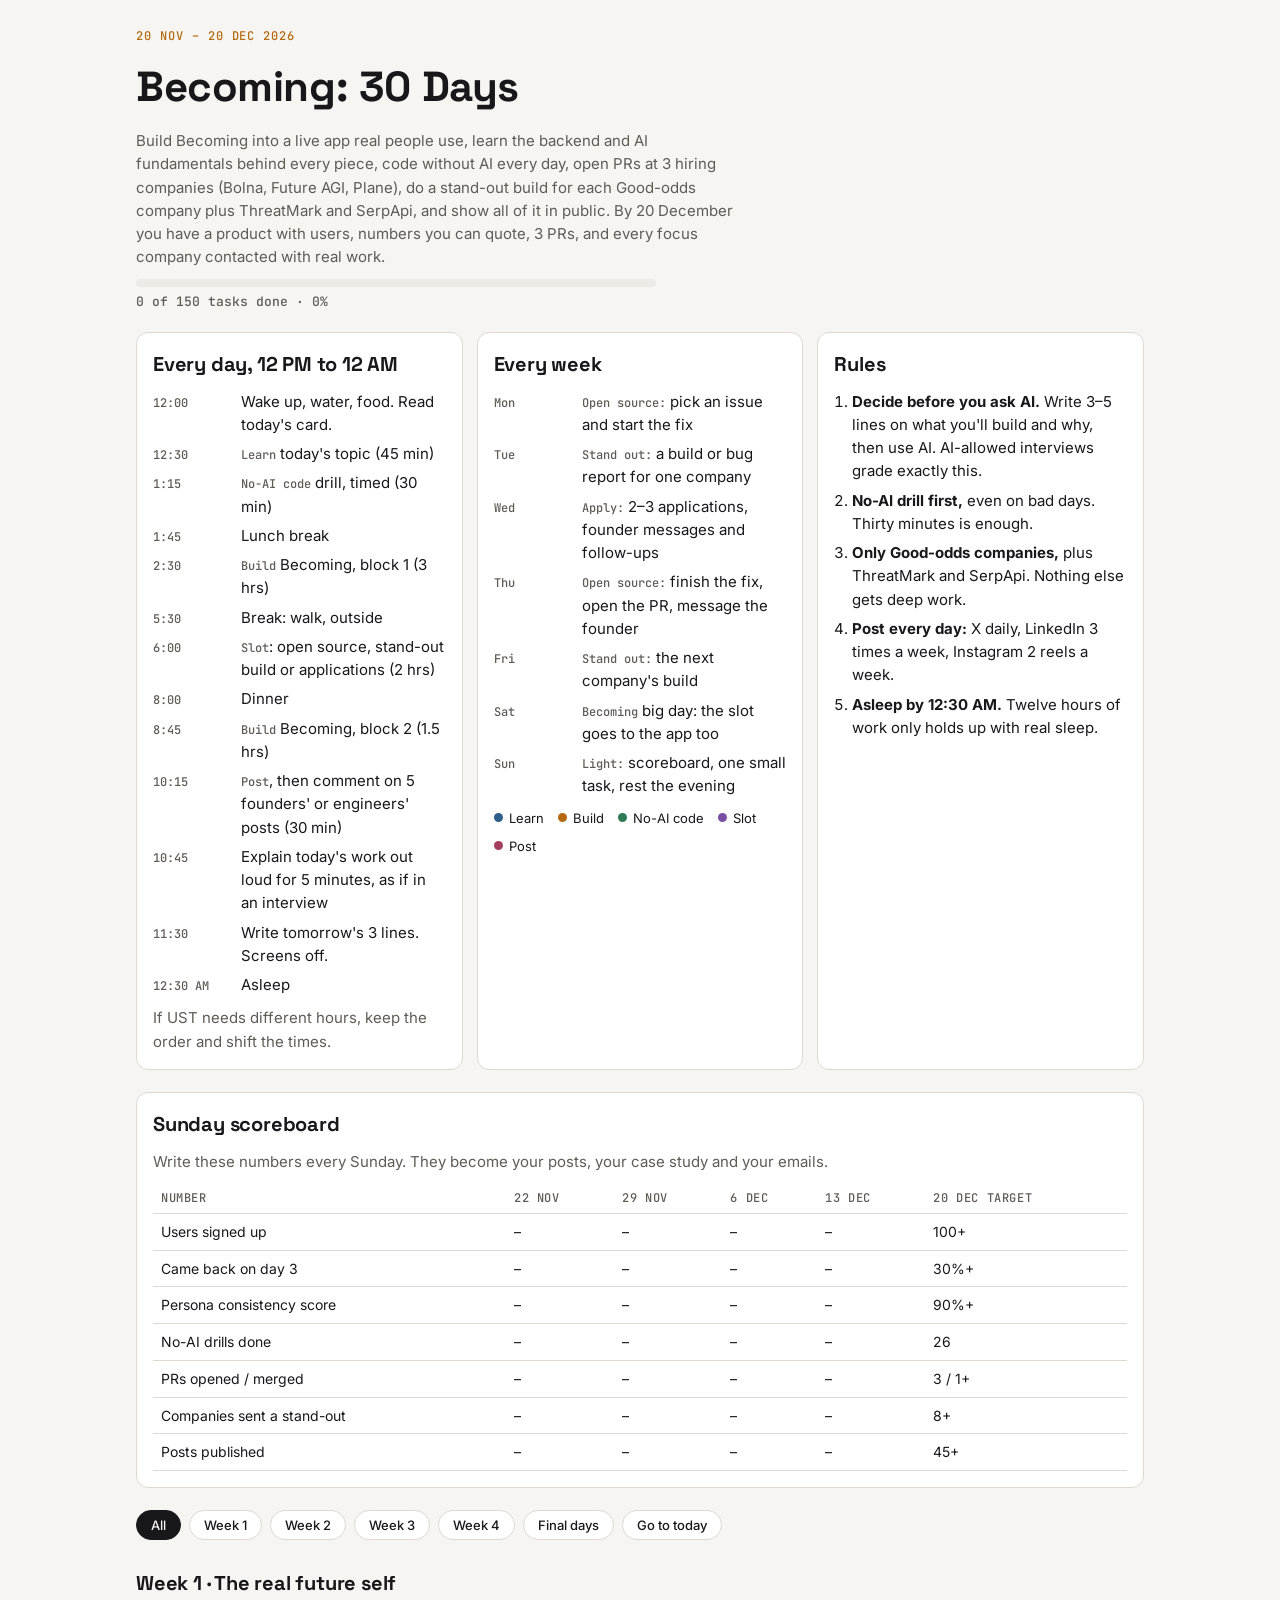
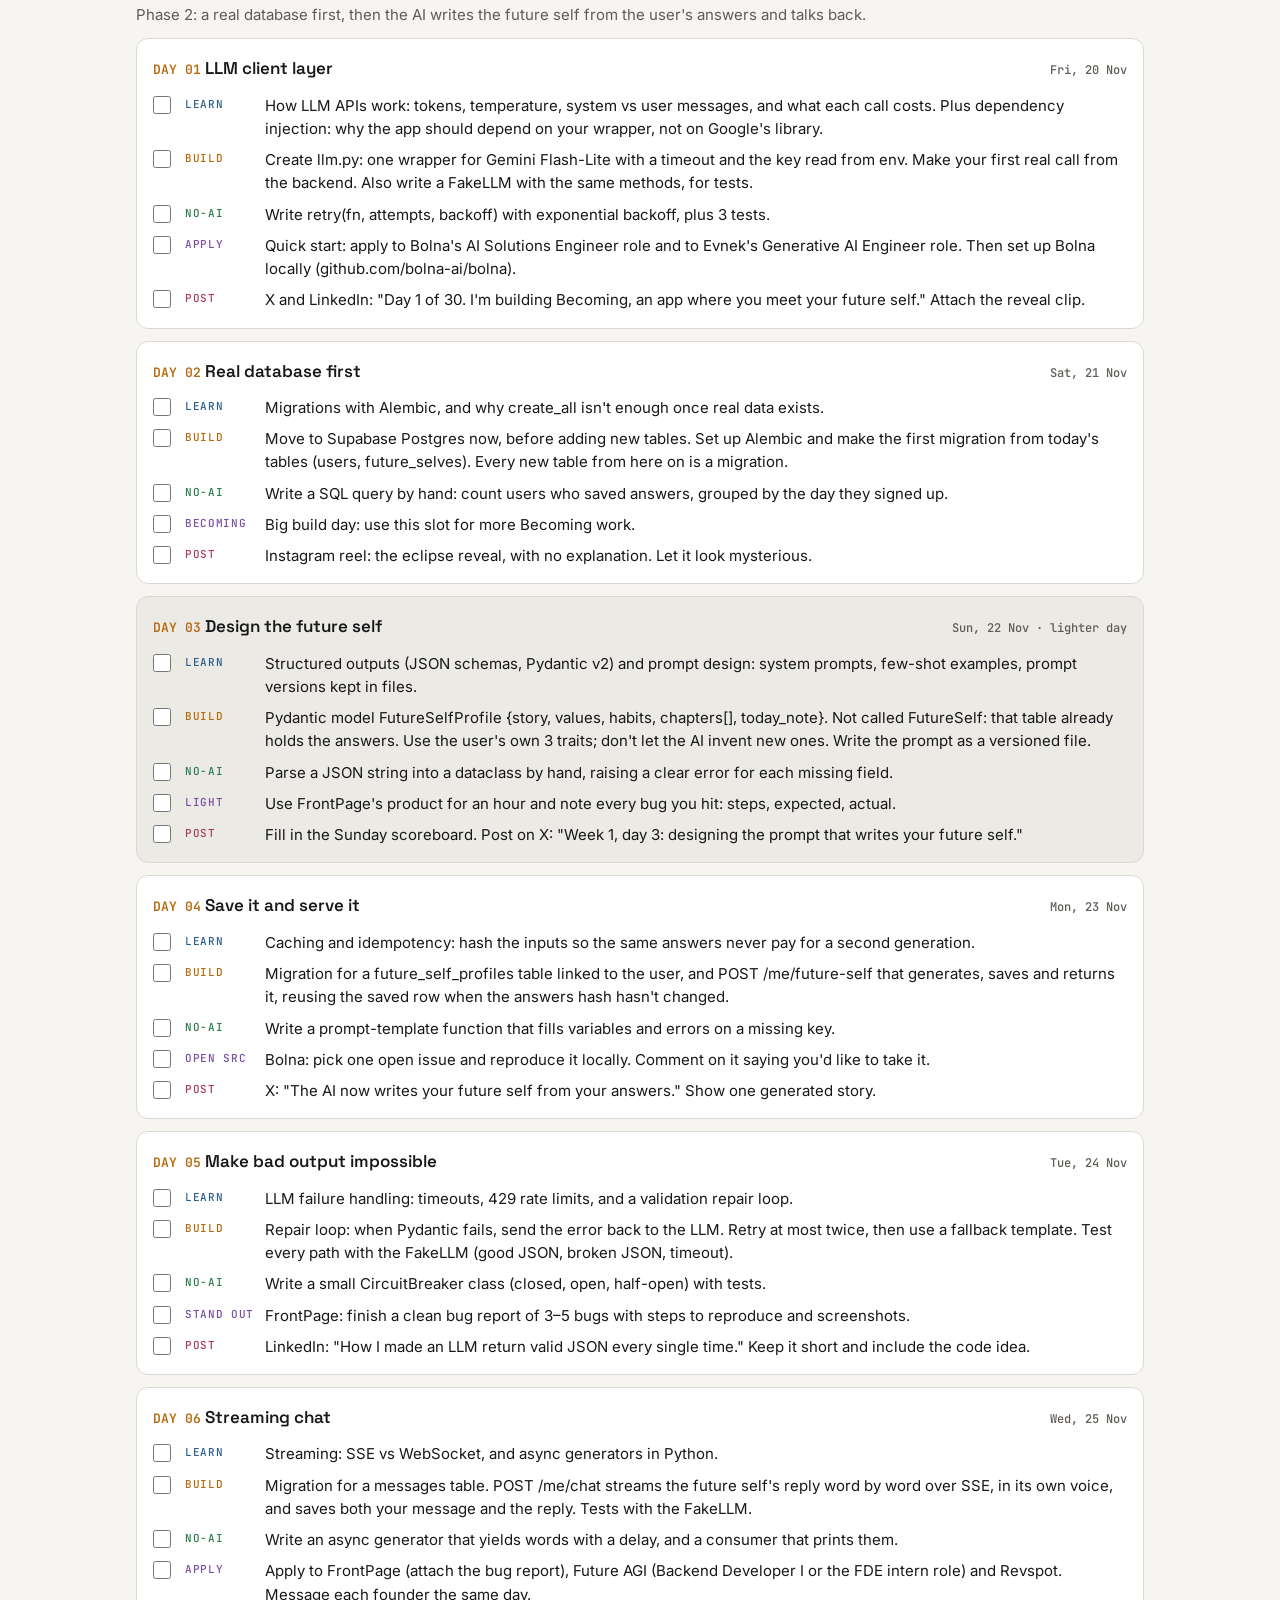
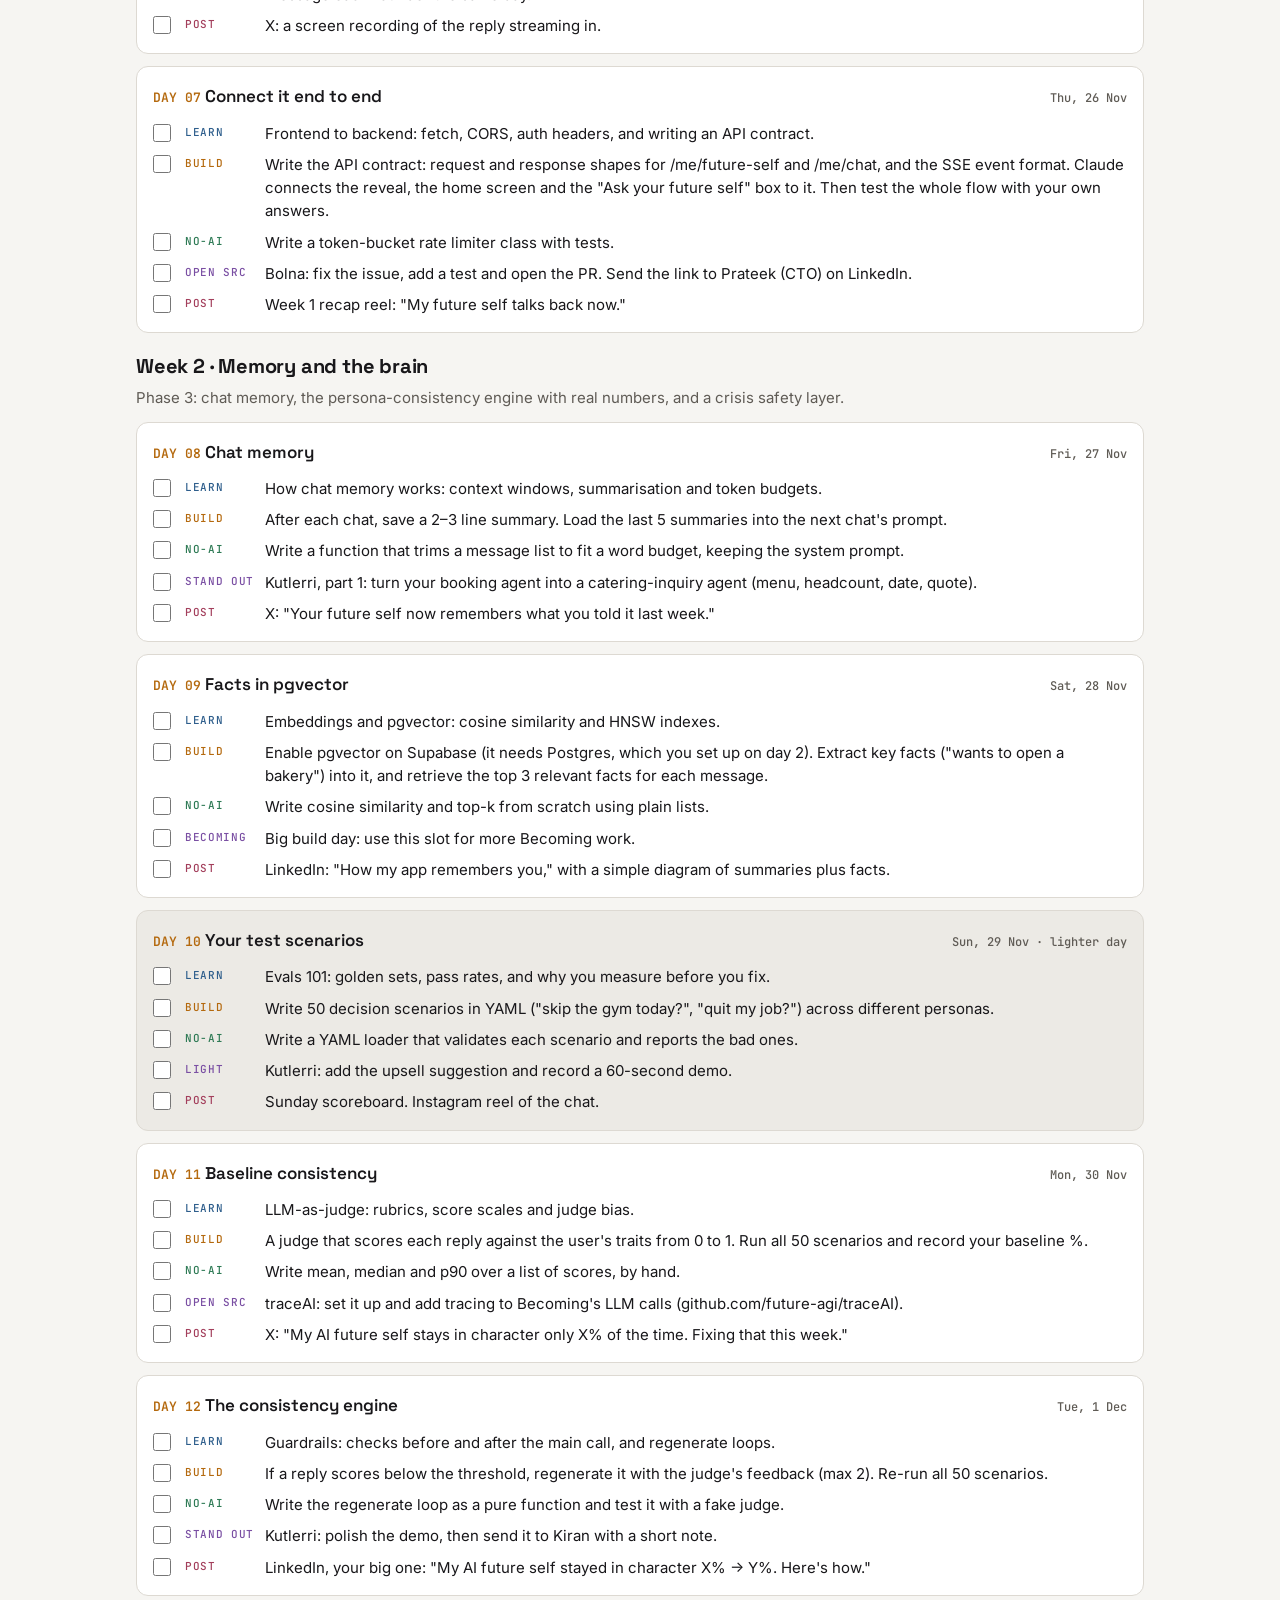
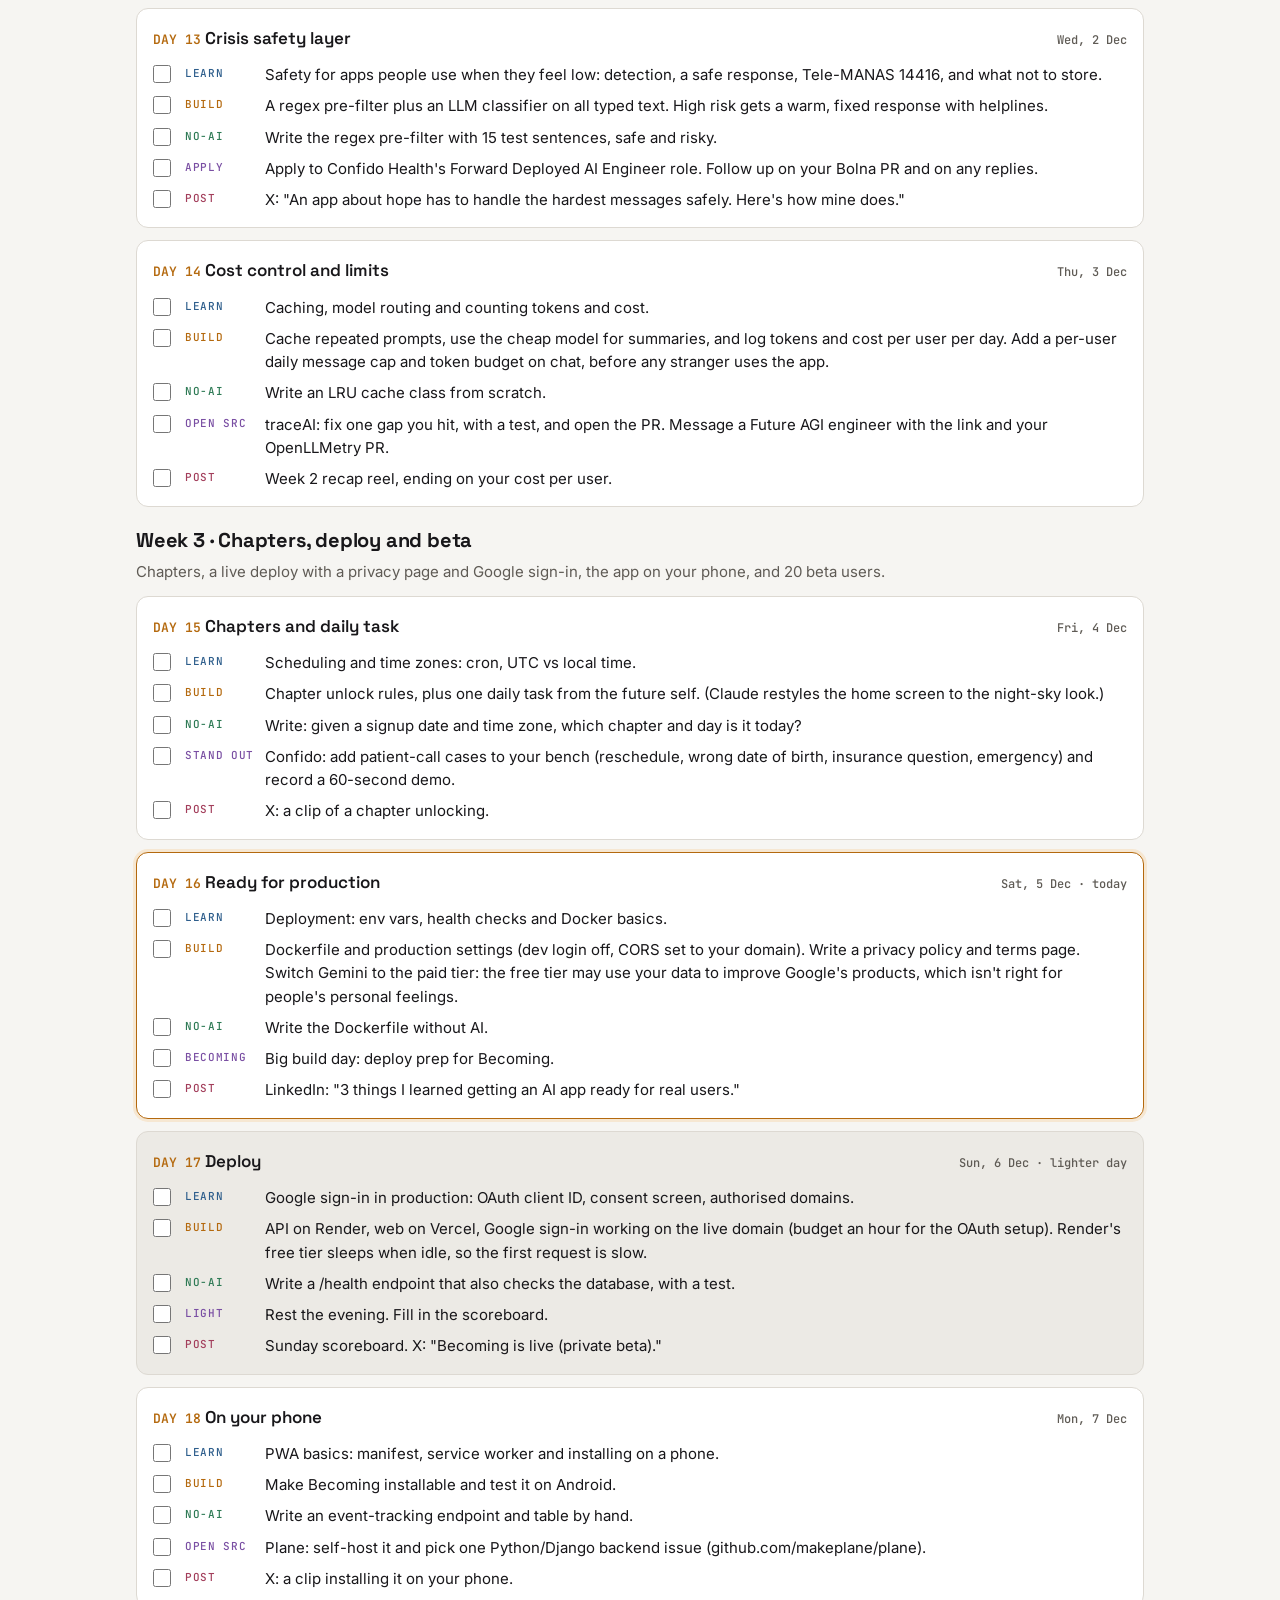
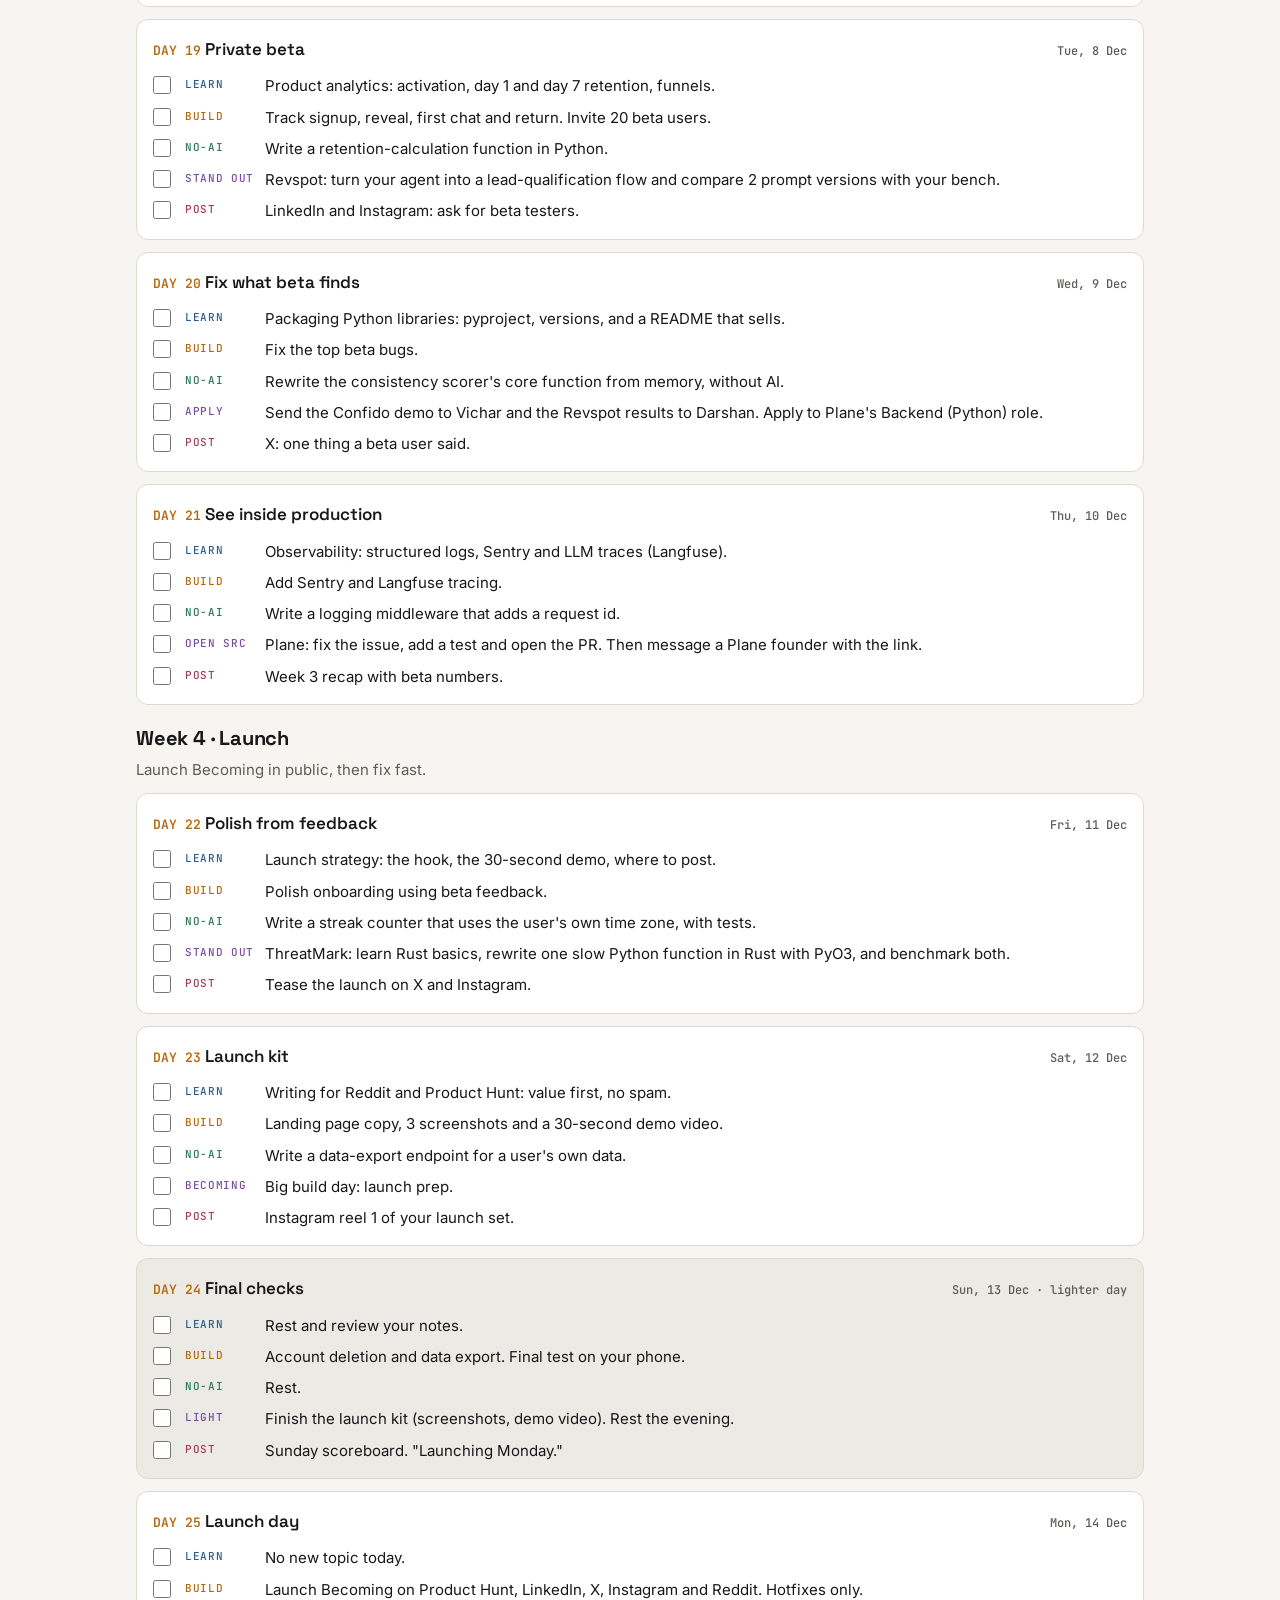
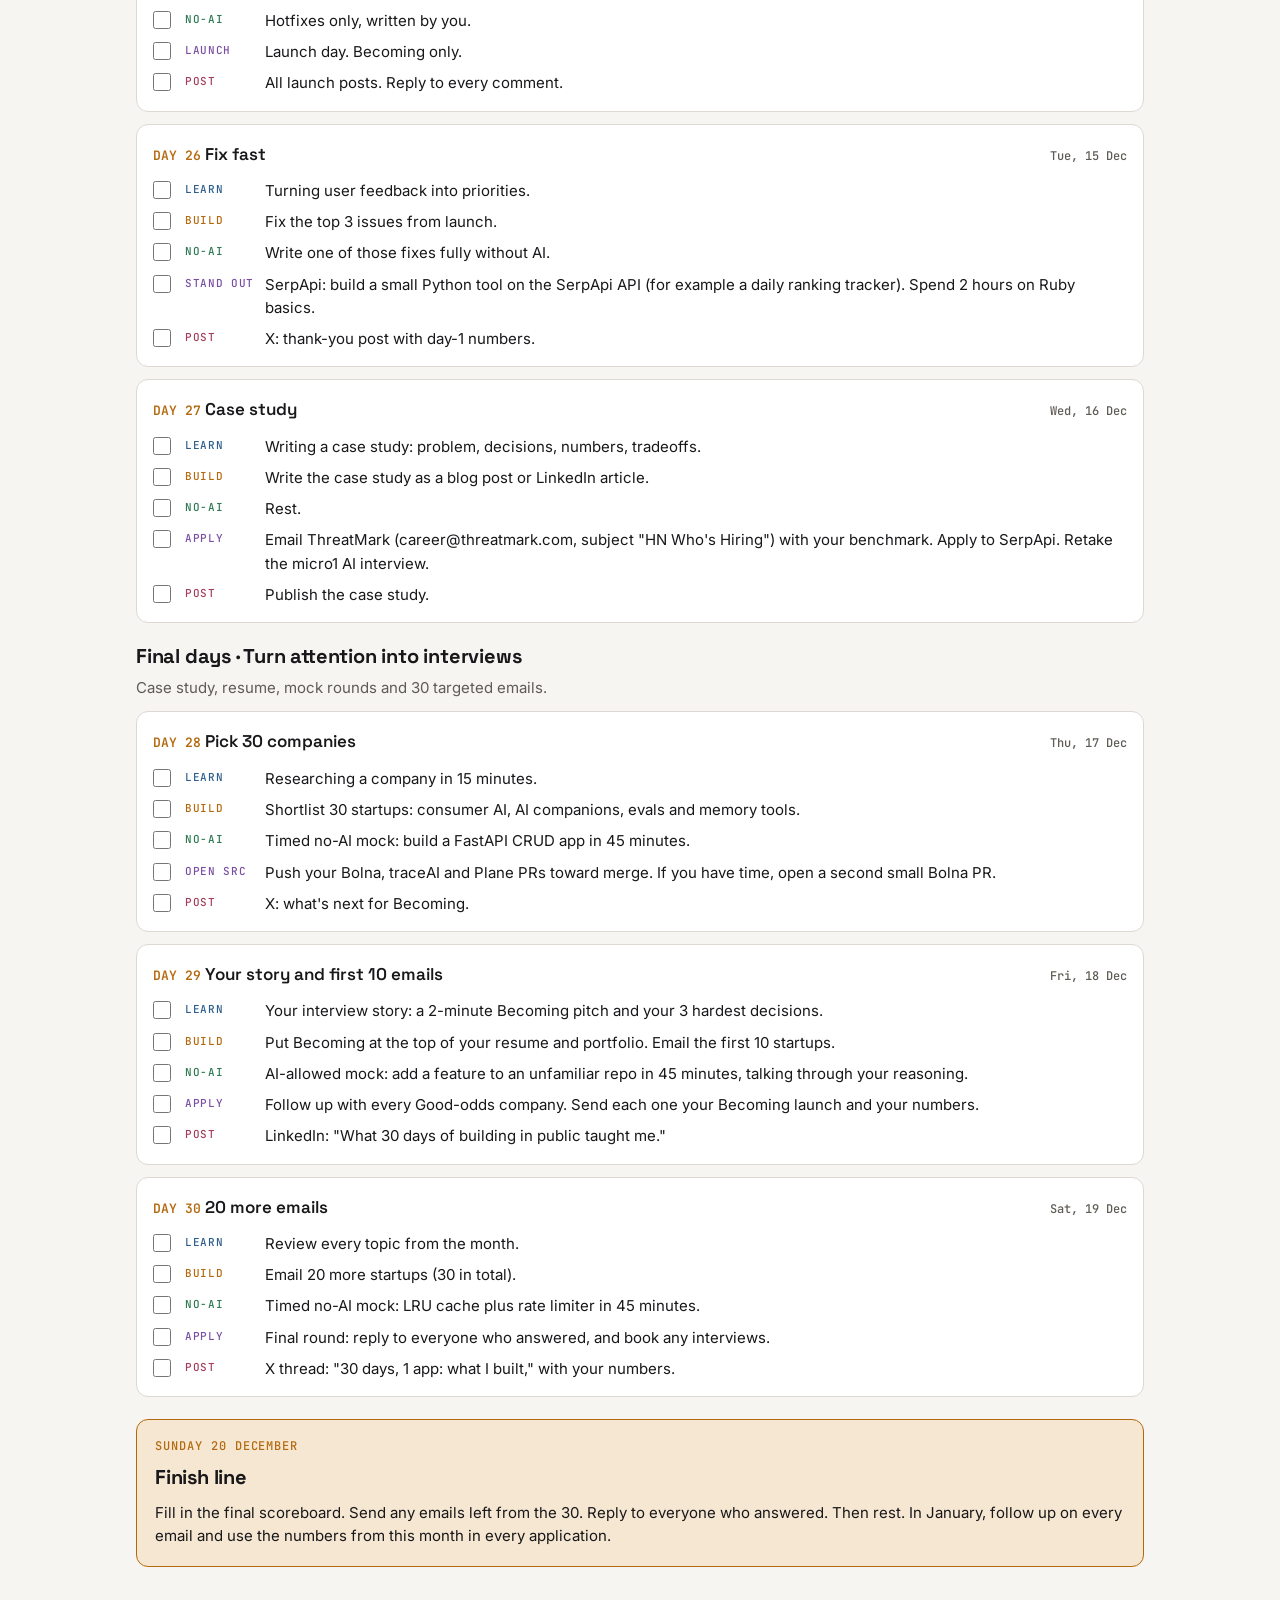
<file: Claude outputs/Becoming_30_Days.html>
<!doctype html><html><head><meta charset=utf8><meta name=viewport content="width=device-width,initial-scale=1,viewport-fit=cover"><style>:root{color-scheme:light;box-sizing:border-box;padding-top:env(safe-area-inset-top,0px);padding-bottom:env(safe-area-inset-bottom,0px)}html{scroll-padding-top:env(safe-area-inset-top,0px)}body{margin:0;padding:0;font:14px -apple-system,BlinkMacSystemFont,sans-serif;background:#fff;color:#000}img{max-width:100%}[hidden]:not([hidden=until-found i]){display:none!important}</style></head><body>
<title>Becoming: 30 Days</title>
<meta name="claude:viewport-fit-sides" content="cover">
<link rel="preconnect" href="https://fonts.googleapis.com">
<link rel="stylesheet" href="https://fonts.googleapis.com/css2?family=Space+Grotesk:wght@500;600;700&family=Inter:wght@400;500;600&family=JetBrains+Mono:wght@500&display=swap">
<style>
/* Layout: a summary band (goal, routine, rules), week filter, then one card per day with five tickable tracks. Amber = the eclipse ring of light. */
:root{
  --bg:#F6F5F2; --surface:#FFFFFF; --sunk:#ECEAE5; --ink:#18171A; --muted:#5F5B55; --line:#DDD9D2;
  --ring:#B4690E; --ring-soft:#F6E7D2;
  --t-learn:#2E5E8C; --t-build:#B4690E; --t-code:#2E7A55; --t-oss:#7A4FA3; --t-post:#A33F5C;
  --done:#2E7A55;
  --display:"Space Grotesk", "Segoe UI", system-ui, sans-serif;
  --body:"Inter", "Segoe UI", system-ui, sans-serif;
  --mono:"JetBrains Mono", ui-monospace, Menlo, monospace;
}
@media (prefers-color-scheme: dark){:root:not([data-theme="light"]){
  --bg:#0E0E10; --surface:#17171A; --sunk:#202024; --ink:#ECEAE6; --muted:#A39F98; --line:#2E2E33;
  --ring:#F0A54A; --ring-soft:#33240F;
  --t-learn:#8DB6E0; --t-build:#F0A54A; --t-code:#79C99B; --t-oss:#BE9BE6; --t-post:#E991AA; --done:#79C99B; color-scheme:dark}}
:root[data-theme="dark"]{
  --bg:#0E0E10; --surface:#17171A; --sunk:#202024; --ink:#ECEAE6; --muted:#A39F98; --line:#2E2E33;
  --ring:#F0A54A; --ring-soft:#33240F;
  --t-learn:#8DB6E0; --t-build:#F0A54A; --t-code:#79C99B; --t-oss:#BE9BE6; --t-post:#E991AA; --done:#79C99B; color-scheme:dark}
*{box-sizing:border-box}
body{background:var(--bg);color:var(--ink);font:15px/1.55 var(--body);margin:0}
.wrap{max-width:1040px;margin:0 auto;padding-left:max(16px,env(safe-area-inset-left,0px));padding-right:max(16px,env(safe-area-inset-right,0px));padding-block:28px 72px;display:grid;gap:22px}
h1,h2,h3{font-family:var(--display);margin:0;letter-spacing:-.01em;text-wrap:balance}
h1{font-size:clamp(28px,5vw,42px)} h2{font-size:20px} h3{font-size:16px}
p{margin:0} .muted{color:var(--muted)}
.head{display:grid;gap:10px}
.eyebrow{font:500 12px var(--mono);letter-spacing:.08em;text-transform:uppercase;color:var(--ring)}
.progress{display:grid;gap:6px;max-width:520px}
.bar{height:8px;border-radius:99px;background:var(--sunk);overflow:hidden}
.bar>i{display:block;height:100%;width:0;background:var(--ring);transition:width .3s}
.ptext{font:500 13px var(--mono);color:var(--muted);font-variant-numeric:tabular-nums}
.grid3{display:grid;grid-template-columns:repeat(auto-fit,minmax(250px,1fr));gap:14px}
.panel{background:var(--surface);border:1px solid var(--line);border-radius:12px;padding:16px;display:grid;gap:10px;align-content:start;min-width:0}
.panel ul,.panel ol{margin:0;padding-left:18px;display:grid;gap:6px}
.routine{display:grid;gap:6px}
.rrow{display:grid;grid-template-columns:78px 1fr;gap:10px;align-items:baseline}
.rrow b{font:500 12px var(--mono);color:var(--muted)}
.key{display:flex;flex-wrap:wrap;gap:8px 14px;font-size:13px}
.key span{display:inline-flex;align-items:center;gap:6px}
.dot{width:9px;height:9px;border-radius:50%;background:var(--c)}
.filters{display:flex;flex-wrap:wrap;gap:8px;align-items:center}
.chip{appearance:none;border:1px solid var(--line);background:var(--surface);color:var(--ink);border-radius:999px;padding:6px 14px;font:500 13px var(--body);cursor:pointer}
.chip[aria-pressed="true"]{background:var(--ink);color:var(--bg);border-color:var(--ink)}
.chip:focus-visible,input:focus-visible,button:focus-visible{outline:2px solid var(--ring);outline-offset:2px}
.weekhead{display:grid;gap:4px;padding-top:6px}
.weekhead p{color:var(--muted)}
.days{display:grid;gap:12px}
.day{background:var(--surface);border:1px solid var(--line);border-radius:12px;padding:16px;display:grid;gap:12px}
.day.today{border-color:var(--ring);box-shadow:0 0 0 3px var(--ring-soft)}
.day.light{background:var(--sunk)}
.dtop{display:flex;flex-wrap:wrap;gap:6px 12px;align-items:baseline;justify-content:space-between}
.dnum{font:600 13px var(--mono);color:var(--ring)}
.dtitle{font-family:var(--display);font-weight:600;font-size:17px}
.dmeta{font:500 12px var(--mono);color:var(--muted);font-variant-numeric:tabular-nums}
.tasks{display:grid;gap:8px;margin:0;padding:0;list-style:none}
.task{display:grid;grid-template-columns:22px 70px minmax(0,1fr);gap:10px;align-items:start}
.task input{width:18px;height:18px;margin:2px 0 0;accent-color:var(--done)}
.tag{font:500 11px/1.9 var(--mono);letter-spacing:.06em;text-transform:uppercase;color:var(--c)}
.task label{cursor:pointer;min-width:0;overflow-wrap:anywhere}
.task input:checked ~ label{color:var(--muted);text-decoration:line-through;text-decoration-color:var(--line)}
.finish{background:var(--ring-soft);border:1px solid var(--ring);border-radius:12px;padding:18px;display:grid;gap:8px}
.score{width:100%;border-collapse:collapse;font-size:14px}
.score th,.score td{text-align:left;padding:7px 8px;border-bottom:1px solid var(--line)}
.score th{font:500 12px var(--mono);color:var(--muted);text-transform:uppercase;letter-spacing:.05em}
.tablewrap{overflow-x:auto}
@media (max-width:520px){.task{grid-template-columns:22px minmax(0,1fr)}.task .tag{grid-column:2}.task label{grid-column:2}}
@media (prefers-reduced-motion:reduce){.bar>i{transition:none}}
</style>

<div class="wrap">
  <header class="head">
    <span class="eyebrow">20 Nov – 20 Dec 2026</span>
    <h1>Becoming: 30 Days</h1>
    <p class="muted" style="max-width:68ch">Build Becoming into a live app real people use, learn the backend and AI fundamentals behind every piece, code without AI every day, open PRs at 3 hiring companies (Bolna, Future AGI, Plane), do a stand-out build for each Good-odds company plus ThreatMark and SerpApi, and show all of it in public. By 20 December you have a product with users, numbers you can quote, 3 PRs, and every focus company contacted with real work.</p>
    <div class="progress">
      <div class="bar" role="progressbar" aria-label="Tasks done" aria-valuemin="0" aria-valuemax="100"><i id="barFill"></i></div>
      <span class="ptext" id="ptext">0 of 0 tasks done</span>
    </div>
  </header>

  <section class="grid3" aria-label="How every day works">
    <div class="panel">
      <h2>Every day, 12 PM to 12 AM</h2>
      <div class="routine">
        <div class="rrow"><b>12:00</b><span>Wake up, water, food. Read today's card.</span></div>
        <div class="rrow"><b>12:30</b><span><b>Learn</b> today's topic (45 min)</span></div>
        <div class="rrow"><b>1:15</b><span><b>No-AI code</b> drill, timed (30 min)</span></div>
        <div class="rrow"><b>1:45</b><span>Lunch break</span></div>
        <div class="rrow"><b>2:30</b><span><b>Build</b> Becoming, block 1 (3 hrs)</span></div>
        <div class="rrow"><b>5:30</b><span>Break: walk, outside</span></div>
        <div class="rrow"><b>6:00</b><span><b>Slot</b>: open source, stand-out build or applications (2 hrs)</span></div>
        <div class="rrow"><b>8:00</b><span>Dinner</span></div>
        <div class="rrow"><b>8:45</b><span><b>Build</b> Becoming, block 2 (1.5 hrs)</span></div>
        <div class="rrow"><b>10:15</b><span><b>Post</b>, then comment on 5 founders' or engineers' posts (30 min)</span></div>
        <div class="rrow"><b>10:45</b><span>Explain today's work out loud for 5 minutes, as if in an interview</span></div>
        <div class="rrow"><b>11:30</b><span>Write tomorrow's 3 lines. Screens off.</span></div>
        <div class="rrow"><b>12:30 AM</b><span>Asleep</span></div>
      </div>
      <p class="muted">If UST needs different hours, keep the order and shift the times.</p>
    </div>
    <div class="panel">
      <h2>Every week</h2>
      <div class="routine">
        <div class="rrow"><b>Mon</b><span><b>Open source:</b> pick an issue and start the fix</span></div>
        <div class="rrow"><b>Tue</b><span><b>Stand out:</b> a build or bug report for one company</span></div>
        <div class="rrow"><b>Wed</b><span><b>Apply:</b> 2–3 applications, founder messages and follow-ups</span></div>
        <div class="rrow"><b>Thu</b><span><b>Open source:</b> finish the fix, open the PR, message the founder</span></div>
        <div class="rrow"><b>Fri</b><span><b>Stand out:</b> the next company's build</span></div>
        <div class="rrow"><b>Sat</b><span><b>Becoming</b> big day: the slot goes to the app too</span></div>
        <div class="rrow"><b>Sun</b><span><b>Light:</b> scoreboard, one small task, rest the evening</span></div>
      </div>
      <div class="key">
        <span><i class="dot" style="--c:var(--t-learn)"></i>Learn</span>
        <span><i class="dot" style="--c:var(--t-build)"></i>Build</span>
        <span><i class="dot" style="--c:var(--t-code)"></i>No-AI code</span>
        <span><i class="dot" style="--c:var(--t-oss)"></i>Slot</span>
        <span><i class="dot" style="--c:var(--t-post)"></i>Post</span>
      </div>
    </div>
    <div class="panel">
      <h2>Rules</h2>
      <ol>
        <li><b>Decide before you ask AI.</b> Write 3–5 lines on what you'll build and why, then use AI. AI-allowed interviews grade exactly this.</li>
        <li><b>No-AI drill first,</b> even on bad days. Thirty minutes is enough.</li>
        <li><b>Only Good-odds companies,</b> plus ThreatMark and SerpApi. Nothing else gets deep work.</li>
        <li><b>Post every day:</b> X daily, LinkedIn 3 times a week, Instagram 2 reels a week.</li>
        <li><b>Asleep by 12:30 AM.</b> Twelve hours of work only holds up with real sleep.</li>
      </ol>
    </div>
  </section>

  <section class="panel" aria-label="Sunday scoreboard">
    <h2>Sunday scoreboard</h2>
    <p class="muted">Write these numbers every Sunday. They become your posts, your case study and your emails.</p>
    <div class="tablewrap">
      <table class="score">
        <thead><tr><th>Number</th><th>22 Nov</th><th>29 Nov</th><th>6 Dec</th><th>13 Dec</th><th>20 Dec target</th></tr></thead>
        <tbody>
          <tr><td>Users signed up</td><td>–</td><td>–</td><td>–</td><td>–</td><td>100+</td></tr>
          <tr><td>Came back on day 3</td><td>–</td><td>–</td><td>–</td><td>–</td><td>30%+</td></tr>
          <tr><td>Persona consistency score</td><td>–</td><td>–</td><td>–</td><td>–</td><td>90%+</td></tr>
          <tr><td>No-AI drills done</td><td>–</td><td>–</td><td>–</td><td>–</td><td>26</td></tr>
          <tr><td>PRs opened / merged</td><td>–</td><td>–</td><td>–</td><td>–</td><td>3 / 1+</td></tr>
          <tr><td>Companies sent a stand-out</td><td>–</td><td>–</td><td>–</td><td>–</td><td>8+</td></tr>
          <tr><td>Posts published</td><td>–</td><td>–</td><td>–</td><td>–</td><td>45+</td></tr>
        </tbody>
      </table>
    </div>
  </section>

  <div class="filters" role="group" aria-label="Show week">
    <button class="chip" data-w="all" aria-pressed="true">All</button>
    <button class="chip" data-w="1" aria-pressed="false">Week 1</button>
    <button class="chip" data-w="2" aria-pressed="false">Week 2</button>
    <button class="chip" data-w="3" aria-pressed="false">Week 3</button>
    <button class="chip" data-w="4" aria-pressed="false">Week 4</button>
    <button class="chip" data-w="5" aria-pressed="false">Final days</button>
    <button class="chip" id="jumpToday" type="button">Go to today</button>
  </div>

  <main id="plan" class="days"></main>

  <section class="finish" id="finish">
    <span class="eyebrow">Sunday 20 December</span>
    <h2>Finish line</h2>
    <p>Fill in the final scoreboard. Send any emails left from the 30. Reply to everyone who answered. Then rest. In January, follow up on every email and use the numbers from this month in every application.</p>
  </section>
</div>

<script>
const T = {learn:["Learn","--t-learn"], build:["Build","--t-build"], code:["No-AI","--t-code"], oss:["Slot","--t-oss"], post:["Post","--t-post"]};
const WEEKS = {
  1:["Week 1 · The real future self","Phase 2: a real database first, then the AI writes the future self from the user's answers and talks back."],
  2:["Week 2 · Memory and the brain","Phase 3: chat memory, the persona-consistency engine with real numbers, and a crisis safety layer."],
  3:["Week 3 · Chapters, deploy and beta","Chapters, a live deploy with a privacy page and Google sign-in, the app on your phone, and 20 beta users."],
  4:["Week 4 · Launch","Launch Becoming in public, then fix fast."],
  5:["Final days · Turn attention into interviews","Case study, resume, mock rounds and 30 targeted emails."]
};
const D = [
 // Week 1
 {w:1,d:"2026-11-20",t:"LLM client layer",
  learn:"How LLM APIs work: tokens, temperature, system vs user messages, and what each call costs. Plus dependency injection: why the app should depend on your wrapper, not on Google's library.",
  build:"Create llm.py: one wrapper for Gemini Flash-Lite with a timeout and the key read from env. Make your first real call from the backend. Also write a FakeLLM with the same methods, for tests.",
  code:"Write retry(fn, attempts, backoff) with exponential backoff, plus 3 tests.",
  oss:"Quick start: apply to Bolna's AI Solutions Engineer role and to Evnek's Generative AI Engineer role. Then set up Bolna locally (github.com/bolna-ai/bolna).",slot:"Apply",
  post:"X and LinkedIn: \"Day 1 of 30. I'm building Becoming, an app where you meet your future self.\" Attach the reveal clip."},
 {w:1,d:"2026-11-21",t:"Real database first",
  learn:"Migrations with Alembic, and why create_all isn't enough once real data exists.",
  build:"Move to Supabase Postgres now, before adding new tables. Set up Alembic and make the first migration from today's tables (users, future_selves). Every new table from here on is a migration.",
  code:"Write a SQL query by hand: count users who saved answers, grouped by the day they signed up.",
  oss:"Big build day: use this slot for more Becoming work.",slot:"Becoming",
  post:"Instagram reel: the eclipse reveal, with no explanation. Let it look mysterious."},
 {w:1,d:"2026-11-22",t:"Design the future self",light:true,
  learn:"Structured outputs (JSON schemas, Pydantic v2) and prompt design: system prompts, few-shot examples, prompt versions kept in files.",
  build:"Pydantic model FutureSelfProfile {story, values, habits, chapters[], today_note}. Not called FutureSelf: that table already holds the answers. Use the user's own 3 traits; don't let the AI invent new ones. Write the prompt as a versioned file.",
  code:"Parse a JSON string into a dataclass by hand, raising a clear error for each missing field.",
  oss:"Use FrontPage's product for an hour and note every bug you hit: steps, expected, actual.",slot:"Light",
  post:"Fill in the Sunday scoreboard. Post on X: \"Week 1, day 3: designing the prompt that writes your future self.\""},
 {w:1,d:"2026-11-23",t:"Save it and serve it",
  learn:"Caching and idempotency: hash the inputs so the same answers never pay for a second generation.",
  build:"Migration for a future_self_profiles table linked to the user, and POST /me/future-self that generates, saves and returns it, reusing the saved row when the answers hash hasn't changed.",
  code:"Write a prompt-template function that fills variables and errors on a missing key.",
  oss:"Bolna: pick one open issue and reproduce it locally. Comment on it saying you'd like to take it.",slot:"Open src",
  post:"X: \"The AI now writes your future self from your answers.\" Show one generated story."},
 {w:1,d:"2026-11-24",t:"Make bad output impossible",
  learn:"LLM failure handling: timeouts, 429 rate limits, and a validation repair loop.",
  build:"Repair loop: when Pydantic fails, send the error back to the LLM. Retry at most twice, then use a fallback template. Test every path with the FakeLLM (good JSON, broken JSON, timeout).",
  code:"Write a small CircuitBreaker class (closed, open, half-open) with tests.",
  oss:"FrontPage: finish a clean bug report of 3–5 bugs with steps to reproduce and screenshots.",slot:"Stand out",
  post:"LinkedIn: \"How I made an LLM return valid JSON every single time.\" Keep it short and include the code idea."},
 {w:1,d:"2026-11-25",t:"Streaming chat",
  learn:"Streaming: SSE vs WebSocket, and async generators in Python.",
  build:"Migration for a messages table. POST /me/chat streams the future self's reply word by word over SSE, in its own voice, and saves both your message and the reply. Tests with the FakeLLM.",
  code:"Write an async generator that yields words with a delay, and a consumer that prints them.",
  oss:"Apply to FrontPage (attach the bug report), Future AGI (Backend Developer I or the FDE intern role) and Revspot. Message each founder the same day.",slot:"Apply",
  post:"X: a screen recording of the reply streaming in."},
 {w:1,d:"2026-11-26",t:"Connect it end to end",
  learn:"Frontend to backend: fetch, CORS, auth headers, and writing an API contract.",
  build:"Write the API contract: request and response shapes for /me/future-self and /me/chat, and the SSE event format. Claude connects the reveal, the home screen and the \"Ask your future self\" box to it. Then test the whole flow with your own answers.",
  code:"Write a token-bucket rate limiter class with tests.",
  oss:"Bolna: fix the issue, add a test and open the PR. Send the link to Prateek (CTO) on LinkedIn.",slot:"Open src",
  post:"Week 1 recap reel: \"My future self talks back now.\""},
 // Week 2
 {w:2,d:"2026-11-27",t:"Chat memory",
  learn:"How chat memory works: context windows, summarisation and token budgets.",
  build:"After each chat, save a 2–3 line summary. Load the last 5 summaries into the next chat's prompt.",
  code:"Write a function that trims a message list to fit a word budget, keeping the system prompt.",
  oss:"Kutlerri, part 1: turn your booking agent into a catering-inquiry agent (menu, headcount, date, quote).",slot:"Stand out",
  post:"X: \"Your future self now remembers what you told it last week.\""},
 {w:2,d:"2026-11-28",t:"Facts in pgvector",
  learn:"Embeddings and pgvector: cosine similarity and HNSW indexes.",
  build:"Enable pgvector on Supabase (it needs Postgres, which you set up on day 2). Extract key facts (\"wants to open a bakery\") into it, and retrieve the top 3 relevant facts for each message.",
  code:"Write cosine similarity and top-k from scratch using plain lists.",
  oss:"Big build day: use this slot for more Becoming work.",slot:"Becoming",
  post:"LinkedIn: \"How my app remembers you,\" with a simple diagram of summaries plus facts."},
 {w:2,d:"2026-11-29",t:"Your test scenarios",light:true,
  learn:"Evals 101: golden sets, pass rates, and why you measure before you fix.",
  build:"Write 50 decision scenarios in YAML (\"skip the gym today?\", \"quit my job?\") across different personas.",
  code:"Write a YAML loader that validates each scenario and reports the bad ones.",
  oss:"Kutlerri: add the upsell suggestion and record a 60-second demo.",slot:"Light",
  post:"Sunday scoreboard. Instagram reel of the chat."},
 {w:2,d:"2026-11-30",t:"Baseline consistency",
  learn:"LLM-as-judge: rubrics, score scales and judge bias.",
  build:"A judge that scores each reply against the user's traits from 0 to 1. Run all 50 scenarios and record your baseline %.",
  code:"Write mean, median and p90 over a list of scores, by hand.",
  oss:"traceAI: set it up and add tracing to Becoming's LLM calls (github.com/future-agi/traceAI).",slot:"Open src",
  post:"X: \"My AI future self stays in character only X% of the time. Fixing that this week.\""},
 {w:2,d:"2026-12-01",t:"The consistency engine",
  learn:"Guardrails: checks before and after the main call, and regenerate loops.",
  build:"If a reply scores below the threshold, regenerate it with the judge's feedback (max 2). Re-run all 50 scenarios.",
  code:"Write the regenerate loop as a pure function and test it with a fake judge.",
  oss:"Kutlerri: polish the demo, then send it to Kiran with a short note.",slot:"Stand out",
  post:"LinkedIn, your big one: \"My AI future self stayed in character X% → Y%. Here's how.\""},
 {w:2,d:"2026-12-02",t:"Crisis safety layer",
  learn:"Safety for apps people use when they feel low: detection, a safe response, Tele-MANAS 14416, and what not to store.",
  build:"A regex pre-filter plus an LLM classifier on all typed text. High risk gets a warm, fixed response with helplines.",
  code:"Write the regex pre-filter with 15 test sentences, safe and risky.",
  oss:"Apply to Confido Health's Forward Deployed AI Engineer role. Follow up on your Bolna PR and on any replies.",slot:"Apply",
  post:"X: \"An app about hope has to handle the hardest messages safely. Here's how mine does.\""},
 {w:2,d:"2026-12-03",t:"Cost control and limits",
  learn:"Caching, model routing and counting tokens and cost.",
  build:"Cache repeated prompts, use the cheap model for summaries, and log tokens and cost per user per day. Add a per-user daily message cap and token budget on chat, before any stranger uses the app.",
  code:"Write an LRU cache class from scratch.",
  oss:"traceAI: fix one gap you hit, with a test, and open the PR. Message a Future AGI engineer with the link and your OpenLLMetry PR.",slot:"Open src",
  post:"Week 2 recap reel, ending on your cost per user."},
 // Week 3
 {w:3,d:"2026-12-04",t:"Chapters and daily task",
  learn:"Scheduling and time zones: cron, UTC vs local time.",
  build:"Chapter unlock rules, plus one daily task from the future self. (Claude restyles the home screen to the night-sky look.)",
  code:"Write: given a signup date and time zone, which chapter and day is it today?",
  oss:"Confido: add patient-call cases to your bench (reschedule, wrong date of birth, insurance question, emergency) and record a 60-second demo.",slot:"Stand out",
  post:"X: a clip of a chapter unlocking."},
 {w:3,d:"2026-12-05",t:"Ready for production",
  learn:"Deployment: env vars, health checks and Docker basics.",
  build:"Dockerfile and production settings (dev login off, CORS set to your domain). Write a privacy policy and terms page. Switch Gemini to the paid tier: the free tier may use your data to improve Google's products, which isn't right for people's personal feelings.",
  code:"Write the Dockerfile without AI.",
  oss:"Big build day: deploy prep for Becoming.",slot:"Becoming",
  post:"LinkedIn: \"3 things I learned getting an AI app ready for real users.\""},
 {w:3,d:"2026-12-06",t:"Deploy",light:true,
  learn:"Google sign-in in production: OAuth client ID, consent screen, authorised domains.",
  build:"API on Render, web on Vercel, Google sign-in working on the live domain (budget an hour for the OAuth setup). Render's free tier sleeps when idle, so the first request is slow.",
  code:"Write a /health endpoint that also checks the database, with a test.",
  oss:"Rest the evening. Fill in the scoreboard.",slot:"Light",
  post:"Sunday scoreboard. X: \"Becoming is live (private beta).\""},
 {w:3,d:"2026-12-07",t:"On your phone",
  learn:"PWA basics: manifest, service worker and installing on a phone.",
  build:"Make Becoming installable and test it on Android.",
  code:"Write an event-tracking endpoint and table by hand.",
  oss:"Plane: self-host it and pick one Python/Django backend issue (github.com/makeplane/plane).",slot:"Open src",
  post:"X: a clip installing it on your phone."},
 {w:3,d:"2026-12-08",t:"Private beta",
  learn:"Product analytics: activation, day 1 and day 7 retention, funnels.",
  build:"Track signup, reveal, first chat and return. Invite 20 beta users.",
  code:"Write a retention-calculation function in Python.",
  oss:"Revspot: turn your agent into a lead-qualification flow and compare 2 prompt versions with your bench.",slot:"Stand out",
  post:"LinkedIn and Instagram: ask for beta testers."},
 {w:3,d:"2026-12-09",t:"Fix what beta finds",
  learn:"Packaging Python libraries: pyproject, versions, and a README that sells.",
  build:"Fix the top beta bugs.",
  code:"Rewrite the consistency scorer's core function from memory, without AI.",
  oss:"Send the Confido demo to Vichar and the Revspot results to Darshan. Apply to Plane's Backend (Python) role.",slot:"Apply",
  post:"X: one thing a beta user said."},
 {w:3,d:"2026-12-10",t:"See inside production",
  learn:"Observability: structured logs, Sentry and LLM traces (Langfuse).",
  build:"Add Sentry and Langfuse tracing.",
  code:"Write a logging middleware that adds a request id.",
  oss:"Plane: fix the issue, add a test and open the PR. Then message a Plane founder with the link.",slot:"Open src",
  post:"Week 3 recap with beta numbers."},
 // Week 4
 {w:4,d:"2026-12-11",t:"Polish from feedback",
  learn:"Launch strategy: the hook, the 30-second demo, where to post.",
  build:"Polish onboarding using beta feedback.",
  code:"Write a streak counter that uses the user's own time zone, with tests.",
  oss:"ThreatMark: learn Rust basics, rewrite one slow Python function in Rust with PyO3, and benchmark both.",slot:"Stand out",
  post:"Tease the launch on X and Instagram."},
 {w:4,d:"2026-12-12",t:"Launch kit",
  learn:"Writing for Reddit and Product Hunt: value first, no spam.",
  build:"Landing page copy, 3 screenshots and a 30-second demo video.",
  code:"Write a data-export endpoint for a user's own data.",
  oss:"Big build day: launch prep.",slot:"Becoming",
  post:"Instagram reel 1 of your launch set."},
 {w:4,d:"2026-12-13",t:"Final checks",light:true,
  learn:"Rest and review your notes.",
  build:"Account deletion and data export. Final test on your phone.",
  code:"Rest.",
  oss:"Finish the launch kit (screenshots, demo video). Rest the evening.",slot:"Light",
  post:"Sunday scoreboard. \"Launching Monday.\""},
 {w:4,d:"2026-12-14",t:"Launch day",
  learn:"No new topic today.",
  build:"Launch Becoming on Product Hunt, LinkedIn, X, Instagram and Reddit. Hotfixes only.",
  code:"Hotfixes only, written by you.",
  oss:"Launch day. Becoming only.",slot:"Launch",
  post:"All launch posts. Reply to every comment."},
 {w:4,d:"2026-12-15",t:"Fix fast",
  learn:"Turning user feedback into priorities.",
  build:"Fix the top 3 issues from launch.",
  code:"Write one of those fixes fully without AI.",
  oss:"SerpApi: build a small Python tool on the SerpApi API (for example a daily ranking tracker). Spend 2 hours on Ruby basics.",slot:"Stand out",
  post:"X: thank-you post with day-1 numbers."},
 {w:4,d:"2026-12-16",t:"Case study",
  learn:"Writing a case study: problem, decisions, numbers, tradeoffs.",
  build:"Write the case study as a blog post or LinkedIn article.",
  code:"Rest.",
  oss:"Email ThreatMark (career@threatmark.com, subject \"HN Who's Hiring\") with your benchmark. Apply to SerpApi. Retake the micro1 AI interview.",slot:"Apply",
  post:"Publish the case study."},
 // Final days
 {w:5,d:"2026-12-17",t:"Pick 30 companies",
  learn:"Researching a company in 15 minutes.",
  build:"Shortlist 30 startups: consumer AI, AI companions, evals and memory tools.",
  code:"Timed no-AI mock: build a FastAPI CRUD app in 45 minutes.",
  oss:"Push your Bolna, traceAI and Plane PRs toward merge. If you have time, open a second small Bolna PR.",slot:"Open src",
  post:"X: what's next for Becoming."},
 {w:5,d:"2026-12-18",t:"Your story and first 10 emails",
  learn:"Your interview story: a 2-minute Becoming pitch and your 3 hardest decisions.",
  build:"Put Becoming at the top of your resume and portfolio. Email the first 10 startups.",
  code:"AI-allowed mock: add a feature to an unfamiliar repo in 45 minutes, talking through your reasoning.",
  oss:"Follow up with every Good-odds company. Send each one your Becoming launch and your numbers.",slot:"Apply",
  post:"LinkedIn: \"What 30 days of building in public taught me.\""},
 {w:5,d:"2026-12-19",t:"20 more emails",
  learn:"Review every topic from the month.",
  build:"Email 20 more startups (30 in total).",
  code:"Timed no-AI mock: LRU cache plus rate limiter in 45 minutes.",
  oss:"Final round: reply to everyone who answered, and book any interviews.",slot:"Apply",
  post:"X thread: \"30 days, 1 app: what I built,\" with your numbers."}
];

const KEY = "becoming30:v1";
let done = {};
try { done = JSON.parse(localStorage.getItem(KEY) || "{}") || {}; } catch(e) { done = {}; }
function save(){ try { localStorage.setItem(KEY, JSON.stringify(done)); } catch(e) {} }

const fmt = new Intl.DateTimeFormat("en-GB",{weekday:"short",day:"numeric",month:"short"});
function todayISO(){ const n=new Date(); return n.getFullYear()+"-"+String(n.getMonth()+1).padStart(2,"0")+"-"+String(n.getDate()).padStart(2,"0"); }
function esc(s){ return s.replace(/[&<>"]/g,c=>({"&":"&amp;","<":"&lt;",">":"&gt;",'"':"&quot;"}[c])); }

function render(){
  const root = document.getElementById("plan");
  const tISO = todayISO();
  let html = "", lastW = 0;
  D.forEach((x,i)=>{
    if (x.w !== lastW){ lastW = x.w; const [h,p]=WEEKS[x.w];
      html += `<div class="weekhead" data-week="${x.w}"><h2>${esc(h)}</h2><p>${esc(p)}</p></div>`; }
    const date = new Date(x.d+"T12:00:00");
    const isToday = x.d === tISO;
    const tasks = ["learn","build","code","oss","post"].map(k=>{
      const id = `d${i+1}-${k}`;
      const lab = k==="oss" ? x.slot : T[k][0];
      return `<li class="task" style="--c:var(${T[k][1]})"><input type="checkbox" id="${id}" ${done[id]?"checked":""}><span class="tag">${lab}</span><label for="${id}">${esc(x[k])}</label></li>`;
    }).join("");
    html += `<article class="day${isToday?" today":""}${x.light?" light":""}" id="day-${i+1}" data-week="${x.w}">
      <div class="dtop"><div><span class="dnum">DAY ${String(i+1).padStart(2,"0")}</span> <span class="dtitle">${esc(x.t)}</span></div>
      <span class="dmeta">${fmt.format(date)}${isToday?" · today":""}${x.light?" · lighter day":""}</span></div>
      <ul class="tasks">${tasks}</ul></article>`;
  });
  root.innerHTML = html;
  root.querySelectorAll("input[type=checkbox]").forEach(cb=>cb.addEventListener("change",()=>{ if(cb.checked) done[cb.id]=1; else delete done[cb.id]; save(); progress(); }));
  progress();
}
function progress(){
  const total = D.length*5, n = Object.keys(done).length;
  const pct = Math.round(n/total*100);
  document.getElementById("barFill").style.width = pct+"%";
  document.querySelector(".bar").setAttribute("aria-valuenow", pct);
  document.getElementById("ptext").textContent = `${n} of ${total} tasks done · ${pct}%`;
}
document.querySelectorAll(".chip[data-w]").forEach(b=>b.addEventListener("click",()=>{
  document.querySelectorAll(".chip[data-w]").forEach(c=>c.setAttribute("aria-pressed", c===b?"true":"false"));
  const w = b.dataset.w;
  document.querySelectorAll("#plan [data-week]").forEach(el=>{ el.hidden = !(w==="all" || el.dataset.week===w); });
  document.getElementById("finish").hidden = !(w==="all" || w==="5");
}));
document.getElementById("jumpToday").addEventListener("click",()=>{
  const el = document.querySelector(".day.today") || document.getElementById("day-1");
  document.querySelectorAll(".chip[data-w]").forEach(c=>c.setAttribute("aria-pressed", c.dataset.w==="all"?"true":"false"));
  document.querySelectorAll("#plan [data-week]").forEach(e=>e.hidden=false);
  document.getElementById("finish").hidden=false;
  el.scrollIntoView({behavior: matchMedia("(prefers-reduced-motion: reduce)").matches ? "auto" : "smooth", block:"start"});
});
render();
</script>

</body></html>
</file>
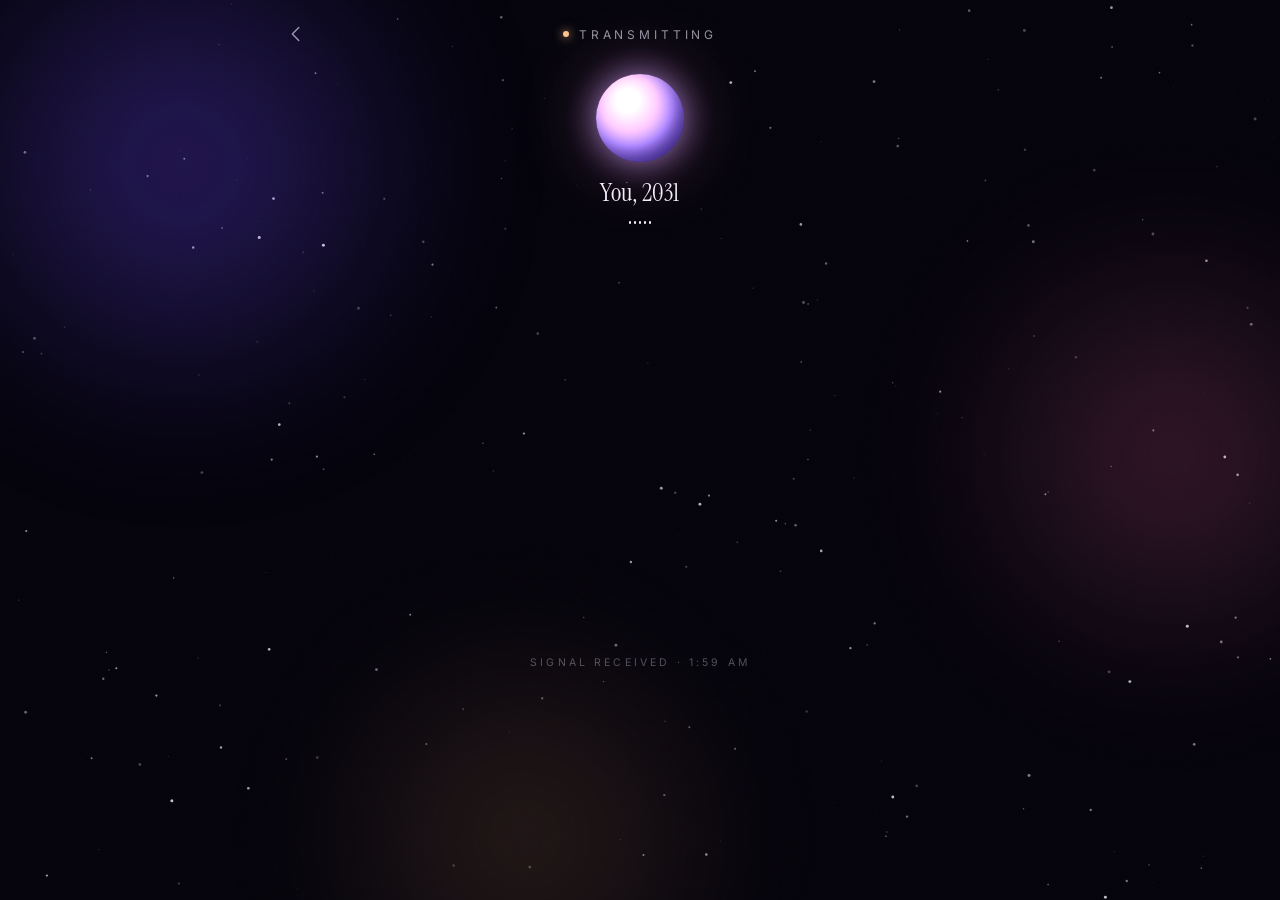
<file: web/chat-1.html>
<!DOCTYPE html>
<html lang="en">
<head>
<meta charset="utf-8">
<meta name="viewport" content="width=device-width, initial-scale=1, viewport-fit=cover, interactive-widget=resizes-content">
<meta name="theme-color" content="#05040C">
<title>Becoming · A message from 2031</title>
<link rel="preconnect" href="https://fonts.googleapis.com">
<link rel="preconnect" href="https://fonts.gstatic.com" crossorigin>
<link href="https://fonts.googleapis.com/css2?family=Instrument+Serif:ital@0;1&family=Inter:wght@400;500;600&display=swap" rel="stylesheet">
<style>
  :root{--ink:#F4F0FF;--soft:rgba(244,240,255,.6);--faint:rgba(244,240,255,.32);--line:rgba(244,240,255,.14);
    --violet:#9B7BFF;--rose:#FF8FB8;--amber:#FFC48A;--me:#FFD9B0}
  *{box-sizing:border-box}
  html,body{margin:0;height:100%;overflow:hidden}
  body{font-family:Inter,system-ui,sans-serif;color:var(--ink);background:#05040C;-webkit-font-smoothing:antialiased;overflow:hidden}
  button{font:inherit;color:inherit}
  .serif{font-family:'Instrument Serif',Georgia,serif;font-weight:400}

  /* ---------- space ---------- */
  #stars{position:fixed;inset:0;width:100%;height:100%}
  .nebula{position:fixed;inset:-20%;pointer-events:none;filter:blur(80px);opacity:.55}
  .nebula i{position:absolute;border-radius:50%;animation:drift 26s ease-in-out infinite alternate}
  .nebula i:nth-child(1){width:46vmax;height:46vmax;left:8%;top:4%;background:radial-gradient(circle,rgba(110,72,255,.55),transparent 65%)}
  .nebula i:nth-child(2){width:40vmax;height:40vmax;right:6%;top:30%;background:radial-gradient(circle,rgba(255,110,170,.35),transparent 65%);animation-delay:-9s}
  .nebula i:nth-child(3){width:38vmax;height:38vmax;left:30%;bottom:0;background:radial-gradient(circle,rgba(255,170,110,.25),transparent 65%);animation-delay:-16s}
  @keyframes drift{to{transform:translate(6vmax,-4vmax) scale(1.15)}}
  .grain{position:fixed;inset:0;pointer-events:none;opacity:.07;mix-blend-mode:overlay;
    background-image:url("data:image/svg+xml,%3Csvg xmlns='http://www.w3.org/2000/svg' width='160' height='160'%3E%3Cfilter id='n'%3E%3CfeTurbulence baseFrequency='.9' numOctaves='2'/%3E%3C/filter%3E%3Crect width='100%25' height='100%25' filter='url(%23n)'/%3E%3C/svg%3E")}
  body.speaking .nebula{opacity:.75;transition:opacity 1.2s}

  .app{position:relative;z-index:2;height:100%;height:100dvh;max-width:760px;margin:0 auto;display:flex;flex-direction:column}

  /* ---------- top: the signal ---------- */
  header{display:grid;grid-template-columns:44px 1fr 44px;align-items:center;padding:12px 14px 0;padding-top:max(12px,env(safe-area-inset-top))}
  .icon{width:44px;height:44px;border-radius:50%;display:grid;place-items:center;color:var(--soft);text-decoration:none}
  .icon:hover{color:var(--ink);background:rgba(255,255,255,.06)}
  .signal{justify-self:center;display:flex;align-items:center;gap:10px;font-size:12px;letter-spacing:.32em;text-transform:uppercase;color:var(--soft)}
  .signal i{width:6px;height:6px;border-radius:50%;background:var(--amber);box-shadow:0 0 10px var(--amber);animation:blink 1.6s infinite}
  @keyframes blink{50%{opacity:.25}}
  .track{height:1px;margin:12px 24px 0;background:var(--line);position:relative}
  .track span{position:absolute;left:0;top:0;height:1px;width:0;background:linear-gradient(90deg,var(--violet),var(--rose),var(--amber));box-shadow:0 0 12px var(--rose);transition:width 1.2s cubic-bezier(.16,1,.3,1)}

  /* ---------- the presence ---------- */
  .presence{display:flex;flex-direction:column;align-items:center;padding:18px 0 4px;flex-shrink:0}
  .orb{position:relative;width:88px;height:88px}
  .orb .core{position:absolute;inset:0;border-radius:50%;
    background:radial-gradient(circle at 36% 30%,#FFF4E8 0%,#FFC9DA 22%,#B18CFF 55%,#3A1F9E 100%);
    box-shadow:0 0 30px rgba(177,140,255,.65),0 0 80px rgba(255,143,184,.35),inset -8px -10px 20px rgba(20,8,60,.6);
    animation:breathe 4s ease-in-out infinite}
  .orb .ring{position:absolute;inset:-2px;border-radius:50%;border:1px solid rgba(244,240,255,.35);opacity:0}
  body.speaking .orb .ring{animation:ripple 2.2s cubic-bezier(.2,.6,.3,1) infinite}
  body.speaking .orb .ring:nth-child(3){animation-delay:.7s}
  body.speaking .orb .ring:nth-child(4){animation-delay:1.4s}
  body.speaking .orb .core{animation:breathe 1.1s ease-in-out infinite;filter:brightness(1.18)}
  @keyframes breathe{50%{transform:scale(1.06)}}
  @keyframes ripple{0%{transform:scale(1);opacity:.7}100%{transform:scale(2.6);opacity:0}}
  .who{margin-top:14px;text-align:center}
  .who b{display:block;font-family:'Instrument Serif',serif;font-weight:400;font-size:25px;letter-spacing:.01em}
  .wave{height:14px;display:flex;gap:3px;align-items:center;justify-content:center;margin-top:6px}
  .wave i{width:2px;height:3px;border-radius:2px;background:var(--soft);transition:height .2s}
  body.speaking .wave i{animation:wave .9s ease-in-out infinite;background:var(--ink)}
  .wave i:nth-child(2){animation-delay:.1s}.wave i:nth-child(3){animation-delay:.25s}.wave i:nth-child(4){animation-delay:.05s}.wave i:nth-child(5){animation-delay:.18s}
  @keyframes wave{50%{height:14px}}

  /* ---------- the transmission ---------- */
  .thread{flex:1;min-height:0;overflow-y:auto;overscroll-behavior:contain;padding:0 28px;display:flex;flex-direction:column;gap:18px;scroll-behavior:smooth;
    mask:linear-gradient(transparent 0,#000 70px,#000 calc(100% - 14px),transparent);-webkit-mask:linear-gradient(transparent 0,#000 70px,#000 calc(100% - 14px),transparent)}
  .thread > *{flex-shrink:0}
  .thread::before,.thread::after{content:'';flex:0 0 45vh}   /* room so any line can sit in the middle */
  .thread::-webkit-scrollbar{width:0}
  .line{transition:opacity 1.2s ease,filter 1.2s ease}
  .line.past{opacity:.3}
  .them{align-self:center;text-align:center;font-family:'Instrument Serif',Georgia,serif;font-size:clamp(30px,5vw,42px);line-height:1.2;max-width:680px;color:var(--ink);text-shadow:0 0 24px rgba(177,140,255,.25)}
  .them.big{font-size:clamp(42px,8vw,64px);line-height:1.08;font-style:italic;color:#FFE7EF;
    text-shadow:0 0 18px rgba(255,143,184,.55),0 0 50px rgba(255,196,138,.3)}
  .them .w{display:inline-block;white-space:pre;opacity:0;filter:blur(10px);transform:translateY(8px);animation:materialise .9s cubic-bezier(.16,1,.3,1) forwards}
  @keyframes materialise{to{opacity:1;filter:blur(0);transform:none}}
  .me{align-self:center;text-align:center;max-width:80%;font-size:19px;line-height:1.45;color:var(--me);animation:send .6s cubic-bezier(.16,1,.3,1) both}
  .me small{display:block;font-size:11px;letter-spacing:.28em;text-transform:uppercase;color:var(--faint);margin-bottom:4px}
  @keyframes send{from{opacity:0;transform:translateY(14px)}}
  .care{color:#FFD9B0;text-shadow:0 0 22px rgba(255,196,138,.35)}
  .stamp{align-self:center;font-size:10.5px;letter-spacing:.3em;text-transform:uppercase;color:var(--faint);margin:0}
  .mark{align-self:center;display:flex;align-items:center;gap:14px;width:100%;margin:10px 0}
  .mark::before,.mark::after{content:'';flex:1;height:1px;background:linear-gradient(90deg,transparent,var(--line),transparent)}
  .mark span{font-family:'Instrument Serif',serif;font-style:italic;font-size:20px;color:var(--amber)}

  /* ---------- "It's 2031." full screen ---------- */
  .title{position:fixed;inset:0;z-index:10;display:grid;place-items:center;text-align:center;background:radial-gradient(circle at 50% 50%,rgba(40,20,90,.9),#05040C 70%);
    opacity:0;pointer-events:none;transition:opacity 1s ease}
  .title.on{opacity:1}
  .title p{margin:0;font-size:11px;letter-spacing:.4em;text-transform:uppercase;color:var(--soft)}
  .title h2{margin:14px 0 0;font-family:'Instrument Serif',serif;font-weight:400;font-size:clamp(64px,15vw,150px);line-height:.95;letter-spacing:-.01em;
    background:linear-gradient(100deg,#fff 0%,#FFD6E6 40%,#FFC48A 70%,#fff 100%);background-size:250% 100%;-webkit-background-clip:text;background-clip:text;color:transparent}
  .title.on h2{animation:sweep 2.6s ease forwards,rise 1.6s cubic-bezier(.16,1,.3,1) both}
  @keyframes sweep{from{background-position:100% 0}to{background-position:0 0}}
  @keyframes rise{from{opacity:0;letter-spacing:.12em;filter:blur(14px)}}

  /* ---------- your side ---------- */
  .composer{position:relative;padding:8px 22px 16px;padding-bottom:max(18px,env(safe-area-inset-bottom));transition:opacity .5s}
  .composer.off{opacity:0;pointer-events:none}
  .composer[hidden]{display:none}
  .hint{text-align:center;font-size:12px;letter-spacing:.26em;text-transform:uppercase;color:var(--faint);margin:0 0 12px;min-height:14px}
  .chips{display:flex;flex-wrap:wrap;justify-content:center;gap:9px;margin-bottom:14px}
  .chips:empty{display:none}
  .chip{min-height:52px;padding:0 24px;font-size:16.5px !important;border-radius:999px;border:1px solid rgba(244,240,255,.18);background:rgba(255,255,255,.04);backdrop-filter:blur(10px);
    color:var(--ink);font-size:15px;font-weight:500;cursor:pointer;display:inline-flex;align-items:center;gap:8px;
    transition:border-color .25s,background .25s,box-shadow .25s,transform .2s;opacity:0;animation:chipIn .6s cubic-bezier(.16,1,.3,1) forwards}
  @keyframes chipIn{from{opacity:0;transform:translateY(10px);filter:blur(6px)}to{opacity:1;transform:none;filter:none}}
  .chip:hover{border-color:rgba(244,240,255,.5);background:rgba(255,255,255,.08);box-shadow:0 0 24px rgba(177,140,255,.3)}
  .chip:active{transform:scale(.96)}
  .chip::before{content:'';width:6px;height:6px;border-radius:50%;background:rgba(244,240,255,.5);transition:background .25s,box-shadow .25s}
  .chip[aria-pressed=true]{border-color:var(--amber);background:rgba(255,196,138,.12);box-shadow:0 0 26px rgba(255,196,138,.28)}
  .chip[aria-pressed=true]::before{background:var(--amber);box-shadow:0 0 10px var(--amber)}
  .chip.last::after{content:'before';font-size:10px;letter-spacing:.14em;text-transform:uppercase;color:var(--faint)}
  .chip.quiet{border-style:dashed;color:var(--soft)}
  .chip.quiet::before{display:none}
  .row{display:flex;align-items:flex-end;gap:12px;max-width:560px;margin:0 auto}
  .field{flex:1;border-bottom:1px solid var(--line);transition:border-color .3s}
  .field:focus-within{border-color:rgba(244,240,255,.6)}
  .field textarea{width:100%;border:none;outline:none;background:none;resize:none;font:400 23px/1.35 'Instrument Serif',Georgia,serif;color:var(--ink);padding:10px 2px;max-height:120px}
  .field textarea::placeholder{color:var(--faint);font-style:italic}
  .send{width:54px;height:54px;border-radius:50%;border:1px solid rgba(244,240,255,.3);background:rgba(255,255,255,.06);cursor:pointer;display:grid;place-items:center;color:var(--ink);flex-shrink:0;transition:all .25s}
  .send:not(:disabled):hover{background:var(--ink);color:#05040C;box-shadow:0 0 30px rgba(244,240,255,.45)}
  .send:disabled{opacity:.25;cursor:default}
  .row.notype .field{visibility:hidden}

  /* ---------- the end ---------- */
  .finale{align-self:center;margin:26px 0 10px;opacity:0;animation:chipIn 1.2s .3s cubic-bezier(.16,1,.3,1) forwards}
  .finale button{position:relative;min-height:60px;padding:0 36px;border-radius:999px;border:1px solid rgba(244,240,255,.4);cursor:pointer;
    background:rgba(255,255,255,.08);backdrop-filter:blur(10px);color:var(--ink);font:500 16px Inter,sans-serif;letter-spacing:.04em;display:inline-flex;align-items:center;gap:12px;
    box-shadow:0 0 40px rgba(177,140,255,.35);animation:call 2.4s ease-in-out infinite}
  @keyframes call{50%{box-shadow:0 0 70px rgba(255,143,184,.5)}}
  .finale button:hover{background:var(--ink);color:#05040C}
  .flash{position:fixed;left:50%;top:120px;width:20px;height:20px;margin:-10px;border-radius:50%;z-index:20;pointer-events:none;
    background:radial-gradient(circle,#fff 0%,#FFE3EE 40%,rgba(255,196,138,0) 70%);transform:scale(0)}
  .flash.go{animation:burst 1.4s cubic-bezier(.7,0,.3,1) forwards}
  @keyframes burst{60%{transform:scale(140);opacity:1}100%{transform:scale(160);opacity:1}}
  .sr{position:absolute;width:1px;height:1px;overflow:hidden;clip:rect(0 0 0 0)}

  @media (max-width:600px){
    .presence{padding-top:10px}.orb{width:70px;height:70px}.who{margin-top:10px}.who b{font-size:22px}
    .thread{padding:0 20px;gap:16px}
    .composer{padding:6px 14px 14px}
    .chip{min-height:48px;padding:0 18px;font-size:15.5px !important}
  }
  @media (prefers-reduced-motion:reduce){*{animation-duration:.01s!important;animation-delay:0s!important;transition:none!important}}
</style>
</head>
<body>
<canvas id="stars" aria-hidden="true"></canvas>
<div class="nebula" aria-hidden="true"><i></i><i></i><i></i></div>
<div class="grain" aria-hidden="true"></div>

<div class="app">
  <header>
    <a class="icon" href="./index.html" aria-label="Back to start">
      <svg width="22" height="22" viewBox="0 0 24 24" fill="none" stroke="currentColor" stroke-width="1.6" stroke-linecap="round" stroke-linejoin="round"><path d="M15 5l-7 7 7 7"/></svg>
    </a>
    <div class="signal"><i></i><span id="status">Incoming · 2031</span></div>
    <span></span>
  </header>

  <div class="presence" aria-hidden="true">
    <div class="orb"><div class="core"></div><div class="ring"></div><div class="ring"></div><div class="ring"></div></div>
    <div class="who"><b>You, 2031</b></div>
    <div class="wave"><i></i><i></i><i></i><i></i><i></i></div>
  </div>

  <main class="thread" id="thread" aria-live="polite"></main>

  <form class="composer off" id="composer" autocomplete="off">
    <p class="hint" id="hint"></p>
    <div class="chips" id="chips"></div>
    <div class="row" id="row">
      <label class="field"><span class="sr">Your reply</span>
        <textarea id="input" rows="1" placeholder="Say it in your own words…" disabled></textarea>
      </label>
      <button class="send" id="send" type="submit" aria-label="Send" disabled>
        <svg width="20" height="20" viewBox="0 0 24 24" fill="none" stroke="currentColor" stroke-width="1.8" stroke-linecap="round" stroke-linejoin="round"><path d="M5 12h14M13 6l6 6-6 6"/></svg>
      </button>
    </div>
  </form>
</div>

<div class="title" id="title" aria-hidden="true"><div><p>Five years from now</p><h2>It's 2031.</h2></div></div>
<div class="flash" id="flash" aria-hidden="true"></div>

<script type="module">
import { Q, QS, labelOf, clean, joinAnd, previousAnswers, goReveal, wait, reduceMotion, MAX_TEXT } from './flow.js';

const $ = (id) => document.getElementById(id);
const thread = $('thread'), chips = $('chips'), input = $('input'), send = $('send'), hint = $('hint'), composer = $('composer');
const prev = previousAnswers();
const A = {};
const MAIN = QS.filter((q) => !q.optional).length;
let answered = 0;

// ---------- stars drifting slowly toward you ----------
(() => {
  const c = $('stars'), g = c.getContext('2d');
  let W, H, S = [];
  const size = () => { const d = Math.min(devicePixelRatio || 1, 2); W = c.width = innerWidth * d; H = c.height = innerHeight * d;
    S = Array.from({ length: Math.round((innerWidth * innerHeight) / 5000) }, () => ({ x: Math.random() * W, y: Math.random() * H, z: Math.random(), t: Math.random() * 6 })); };
  size(); addEventListener('resize', size);
  let last = performance.now();
  const tick = (now) => {
    const dt = Math.min(50, now - last); last = now;
    const fast = document.body.classList.contains('speaking') ? 2.2 : 1;
    g.clearRect(0, 0, W, H);
    for (const s of S) {
      if (!reduceMotion) { s.y -= (0.006 + s.z * 0.02) * dt * fast; s.t += dt / 900; if (s.y < 0) { s.y = H; s.x = Math.random() * W; } }
      const a = (0.25 + s.z * 0.6) * (0.65 + 0.35 * Math.sin(s.t));
      g.fillStyle = `rgba(244,240,255,${a})`;
      g.beginPath(); g.arc(s.x, s.y, (0.4 + s.z * 1.1) * (devicePixelRatio || 1), 0, 6.283); g.fill();
    }
    requestAnimationFrame(tick);
  };
  requestAnimationFrame(tick);
})();

// ---------- the transmission ----------
// keep the newest line in the middle of the screen (older lines drift up and fade)
let focusEl = null;
const centerOn = (el, smooth = true) => { if (el) focusEl = el; const f = focusEl; if (!f) return;
  requestAnimationFrame(() => { const fr = f.getBoundingClientRect(), tr = thread.getBoundingClientRect();
    thread.scrollTo({ top: thread.scrollTop + (fr.top - tr.top) + fr.height / 2 - thread.clientHeight / 2, behavior: smooth && !reduceMotion ? 'smooth' : 'auto' }); }); };
const scrollDown = () => centerOn(thread.lastElementChild);
new ResizeObserver(() => centerOn(null, false)).observe(thread);
const dimAll = () => thread.querySelectorAll('.line').forEach((l) => l.classList.add('past'));

function stamp(text) { const s = document.createElement('p'); s.className = 'stamp'; s.textContent = text; thread.appendChild(s); }

// future you speaks: the orb wakes, then the words come out of the light one by one
async function say(text, cls = '') {
  document.body.classList.add('speaking'); $('status').textContent = 'Transmitting';
  await wait(reduceMotion ? 100 : Math.min(1300, 450 + text.length * 9));
  dimAll();
  const el = document.createElement('p');
  el.className = `line them ${cls}`;
  const words = text.split(/(\s+)/);
  const step = reduceMotion ? 0 : 70;
  let i = 0;
  for (const w of words) {
    if (/^\s+$/.test(w)) { el.appendChild(document.createTextNode(w)); continue; }
    const s = document.createElement('span'); s.className = 'w'; s.textContent = w; s.style.animationDelay = (i++ * step) + 'ms';
    el.appendChild(s);
  }
  el.setAttribute('aria-label', text);
  thread.appendChild(el); scrollDown();
  await wait(reduceMotion ? 80 : i * step + 650);
  document.body.classList.remove('speaking'); $('status').textContent = 'Incoming · 2031';
  await wait(reduceMotion ? 40 : 250);
}

function mine(text) {
  const el = document.createElement('p'); el.className = 'line me';
  el.innerHTML = '<small>You · 2026</small>';
  el.appendChild(document.createTextNode(text));
  thread.appendChild(el); centerOn(null);  // the question stays in the middle; your reply sits just under it
  navigator.vibrate?.(8);
}

// the big moment before the future questions
async function era() {
  const t = $('title');
  t.classList.add('on'); navigator.vibrate?.([10, 60, 10]);
  await wait(reduceMotion ? 900 : 2600);
  t.classList.remove('on');
  dimAll();
  const m = document.createElement('div'); m.className = 'mark'; m.innerHTML = '<span>2031</span>';
  thread.appendChild(m); scrollDown();
  await wait(700);
}

function progress() {}
function fit() { input.style.height = 'auto'; input.style.height = Math.min(110, input.scrollHeight) + 'px'; }
function stagger() { [...chips.children].forEach((c, i) => { c.style.animationDelay = (i * 60) + 'ms'; }); }

// ---------- asking ----------
function ask(k, { replies, placeholder } = {}) {
  const q = Q[k];
  return new Promise((resolve) => {
    const picked = new Set();
    const before = prev[k];
    const allowTyping = q.type === 'text' || q.type === 'long' || q.custom !== false;
    chips.innerHTML = '';
    input.value = '';
    input.disabled = !allowTyping;
    $('row').classList.toggle('notype', !allowTyping && q.type !== 'many');
    input.placeholder = placeholder || (q.type === 'text' ? (q.placeholder || 'Type here') : q.type === 'long' ? (q.placeholder || 'Type here') : 'Or say it in your own words…');
    input.maxLength = q.max || MAX_TEXT;

    for (const [v, label] of (replies || q.opts || [])) {
      const b = document.createElement('button');
      b.type = 'button'; b.className = 'chip'; b.dataset.v = v; b.textContent = label;
      if (q.type === 'many') b.setAttribute('aria-pressed', 'false');
      if (Array.isArray(before) ? before.includes(v) : before === v) b.classList.add('last');
      chips.appendChild(b);
    }
    if (q.type === 'long') {
      const s = document.createElement('button'); s.type = 'button'; s.className = 'chip quiet'; s.dataset.v = '__skip'; s.textContent = 'Skip this one';
      chips.appendChild(s);
    }
    stagger();
    if (q.type === 'text' && before) input.value = before;

    const typed = () => clean(input.value, q.max || MAX_TEXT);
    const count = () => picked.size + (typed() ? 1 : 0);
    function check() {
      let ok = false, h = '';
      if (q.type === 'many') {
        const n = count();
        if (q.exact) { ok = n === q.exact; h = n < q.exact ? `Choose ${q.exact - n} more` : n > q.exact ? `Only ${q.exact}` : 'Send it'; }
        else { ok = n >= (q.min || 1) && n <= (q.max || 99); h = n > (q.max || 99) ? `Up to ${q.max}` : n ? 'Send when ready' : `Choose a few${q.max ? `, up to ${q.max}` : ''}`; }
      } else if (q.type === 'one') { ok = !!typed(); h = 'Answer'; }
      else { ok = !!typed(); h = ''; }
      send.disabled = !ok; hint.textContent = h;
    }
    function done(value, shown) {
      composer.classList.add('off'); input.disabled = true; send.disabled = true; hint.textContent = '';
      input.value = ''; fit();
      composer.onsubmit = null; chips.onclick = null; input.oninput = null; input.onkeydown = null;
      setTimeout(() => { chips.innerHTML = ''; }, 400);
      if (shown) mine(shown);
      resolve(value);
    }

    chips.onclick = (e) => {
      const b = e.target.closest('.chip'); if (!b) return;
      const v = b.dataset.v;
      if (v === '__skip') return done('', 'Not yet.');
      if (q.type === 'many') {
        picked.has(v) ? picked.delete(v) : picked.add(v);
        b.setAttribute('aria-pressed', String(picked.has(v)));
        check(); return;
      }
      done(v, b.textContent.trim());
    };
    input.oninput = () => { fit(); check(); };
    input.onkeydown = (e) => { if (e.key === 'Enter' && !e.shiftKey) { e.preventDefault(); if (!send.disabled) composer.requestSubmit(); } };
    composer.onsubmit = (e) => {
      e.preventDefault(); if (send.disabled) return;
      if (q.type === 'many') { const vals = [...picked]; if (typed()) vals.push(typed()); return done(vals, joinAnd(vals.map((v) => labelOf(k, v)))); }
      done(typed(), typed());
    };

    composer.classList.remove('off');
    check();
    if (allowTyping && (q.type === 'text' || q.type === 'long')) setTimeout(() => input.focus({ preventScroll: true }), 50);
    scrollDown();
  });
}

function choose(replies) {
  return new Promise((resolve) => {
    chips.innerHTML = ''; input.disabled = true; send.disabled = true; hint.textContent = '';
    $('row').classList.add('notype');
    for (const [v, label] of replies) {
      const b = document.createElement('button'); b.type = 'button'; b.className = 'chip' + (v === 'no' ? ' quiet' : ''); b.dataset.v = v; b.textContent = label;
      chips.appendChild(b);
    }
    stagger();
    chips.onclick = (e) => {
      const b = e.target.closest('.chip'); if (!b) return;
      chips.onclick = null; composer.classList.add('off'); setTimeout(() => { chips.innerHTML = ''; }, 400);
      mine(b.textContent); resolve(b.dataset.v);
    };
    composer.classList.remove('off'); scrollDown();
  });
}

// first safety net (the real check comes in Phase 4, on the server)
const HURT = /(suicid|kill myself|end (it|my life)|self[- ]?harm|hurt myself|don'?t want to (live|be here)|no reason to live)/i;
async function careIfNeeded(text) {
  if (!HURT.test(text || '')) return;
  await say("I'm really glad you told me. You don't have to carry this alone.", 'care');
  await say('If you might hurt yourself, please talk to someone now. In India you can call Tele-MANAS on 14416, any time, free.', 'care');
}

const REACT = {
  situation: { student: 'Studying. I remember the late nights.', working: "Working. You're carrying more than people see.",
    job_hunting: "Looking for work. I remember those days. They don't last. I promise.", at_home: 'Home, looking after everyone. That is real work.' },
  current_feeling: { excited: 'I love that. Hold on to it.', hopeful: 'Good. You were right to be.',
    figuring_out: "That's okay. Nobody has it all figured out. Not even me.", ready_for_change: "Then you're exactly where you need to be.",
    a_bit_lost: "Thank you for being honest with me. It's been hard, and you're still here. That matters." },
  voice: { gentle: "Then I'll be gentle. Always on your side.", coach: "Then I won't go easy on you. You'll thank me later.", wise: "Then I'll keep it short, and true." },
};
const lower = (s) => s.charAt(0).toLowerCase() + s.slice(1);

// ---------- the conversation ----------
async function run() {
  stamp('Signal received · ' + new Date().toLocaleTimeString([], { hour: 'numeric', minute: '2-digit' }));
  await wait(900);
  await say('Are you there?', 'big');
  await choose([['yes', "I'm here"], ['who', 'Who is this?']]);
  await say("It's me. You, five years from now.");
  await say("I don't have long. Let me ask you a few things.");

  await say('What are your days like right now?');
  A.situation = await ask('situation'); answered++; progress();
  await careIfNeeded(A.situation);
  await say(REACT.situation[A.situation] || 'I remember. Thank you for telling me.');

  await say('And honestly, how does life feel lately?');
  A.current_feeling = await ask('current_feeling'); answered++; progress();
  await careIfNeeded(A.current_feeling);
  await say(REACT.current_feeling[A.current_feeling] || 'Thank you for telling me how it really is.');
  if (A.current_feeling === 'a_bit_lost') await say("We'll go slowly. No pressure.");

  await say("I know your name. But type it for me. I need to know it's really you.");
  A.display_name = await ask('display_name'); answered++; progress();
  await say(`${A.display_name}.`, 'big');
  await say("It's really you.");

  await say("Now let me show you where I am.");
  await era();
  await say('Guess what I spend my days on now?', 'big');
  A.role = await ask('role'); answered++; progress();
  await say(`${labelOf('role', A.role)}. Every single day.`);

  await say('And where do you think I wake up?');
  A.place = await ask('place'); answered++; progress();
  await say(`${labelOf('place', A.place)}. You'd love the mornings here.`);

  await say('How do I feel, most days?');
  A.feel = await ask('feel'); answered++; progress();
  await say(`${labelOf('feel', A.feel)}. Most days, really.`);

  await say("People say I've changed since your time.");
  await say('Choose 3 words they use for me.');
  A.traits = await ask('traits'); answered++; progress();
  await say(`${joinAnd(A.traits.map((v, i) => (i ? lower(labelOf('traits', v)) : labelOf('traits', v))))}. That's us.`);

  await say('There are things I finally left behind. Which ones?');
  A.let_go = await ask('let_go'); answered++; progress();
  await say(`I stopped ${joinAnd(A.let_go.map((v) => lower(labelOf('let_go', v))))}. It took time. But it happened.`);

  await say('One more. How do you want me to talk to you?');
  A.voice = await ask('voice'); answered++; progress();
  await say(REACT.voice[A.voice]);

  await say('The signal is holding. Can I ask three more things?');
  const more = await choose([['yes', 'Ask me'], ['no', 'Maybe later']]);
  A.dream_done = more === 'yes';
  if (A.dream_done) {
    await say('What did you love doing as a kid?');
    A.loved_as_kid = await ask('loved_as_kid');
    await say('I still do some of that, you know.');
    await say('If no one judged you, what would you try?');
    A.would_try = await ask('would_try');
    await careIfNeeded(A.would_try);
    await say(A.would_try ? 'Write that down somewhere. I mean it.' : 'Ask me again some day.');
    await say('And what matters most to you right now?');
    A.focus_areas = await ask('focus_areas');
    await say("Then that's where we begin.");
  } else {
    await say("That's okay. We have time.");
  }

  await say(`${A.display_name}, listen.`);
  await say("I've waited five years to show you who you become.", 'big');
  composer.hidden = true;
  const f = document.createElement('div'); f.className = 'finale';
  f.innerHTML = `<button type="button" id="meet">Meet me
    <svg width="18" height="18" viewBox="0 0 24 24" fill="none" stroke="currentColor" stroke-width="1.6" stroke-linecap="round"><path d="M4 12h15M13 6l6 6-6 6"/></svg></button>`;
  thread.appendChild(f); scrollDown();
  $('meet').onclick = async () => {
    const o = document.querySelector('.orb').getBoundingClientRect();
    const fl = $('flash'); fl.style.top = (o.top + o.height / 2) + 'px';
    document.body.classList.add('speaking'); fl.classList.add('go'); navigator.vibrate?.(30);
    await wait(reduceMotion ? 200 : 1250);
    goReveal(A, 'chat');
  };
}
run();
</script>
</body>
</html>
</file>
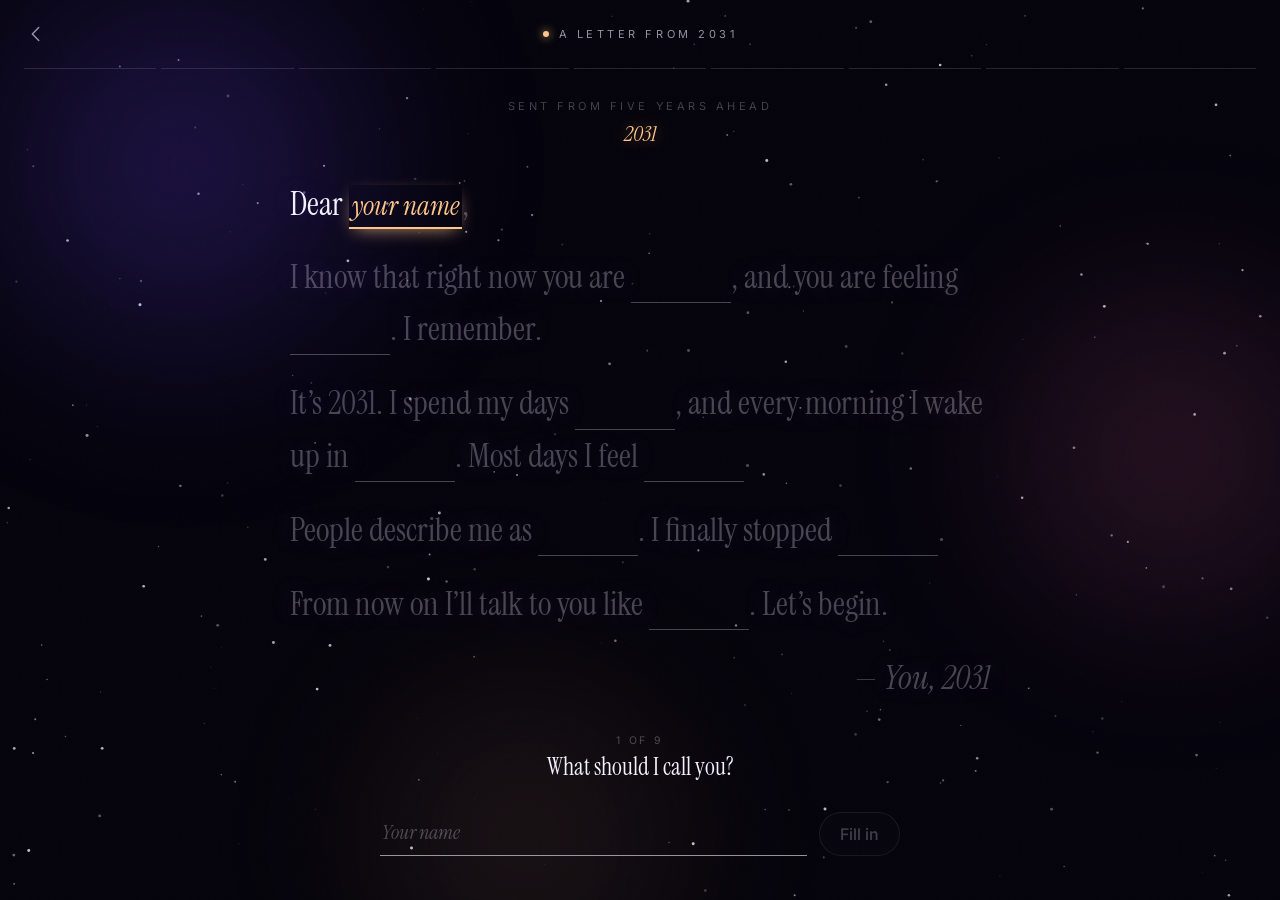
<file: web/letter.html>
<!DOCTYPE html>
<html lang="en">
<head>
<meta charset="utf-8">
<meta name="viewport" content="width=device-width, initial-scale=1, viewport-fit=cover, interactive-widget=resizes-content">
<meta name="theme-color" content="#05040C">
<title>Becoming · A letter from 2031</title>
<link rel="preconnect" href="https://fonts.googleapis.com">
<link rel="preconnect" href="https://fonts.gstatic.com" crossorigin>
<link href="https://fonts.googleapis.com/css2?family=Instrument+Serif:ital@0;1&family=Inter:wght@400;500;600&display=swap" rel="stylesheet">
<style>
  :root{--ink:#F4F0FF;--soft:rgba(244,240,255,.6);--faint:rgba(244,240,255,.28);--line:rgba(244,240,255,.14);
    --violet:#9B7BFF;--rose:#FF8FB8;--amber:#FFC48A;--word:#FFE2C2}
  *{box-sizing:border-box}
  html,body{margin:0;height:100%}
  body{font-family:Inter,system-ui,sans-serif;color:var(--ink);background:#05040C;-webkit-font-smoothing:antialiased;
    display:flex;flex-direction:column;height:100dvh;overflow:hidden}
  button{font:inherit;color:inherit}

  /* ---------- space (same as the chat) ---------- */
  #stars{position:fixed;inset:0;width:100%;height:100%;z-index:0}
  .nebula{position:fixed;inset:-20%;pointer-events:none;filter:blur(80px);opacity:.55;z-index:0}
  .nebula i{position:absolute;border-radius:50%;animation:drift 26s ease-in-out infinite alternate}
  .nebula i:nth-child(1){width:46vmax;height:46vmax;left:8%;top:4%;background:radial-gradient(circle,rgba(110,72,255,.55),transparent 65%)}
  .nebula i:nth-child(2){width:40vmax;height:40vmax;right:6%;top:30%;background:radial-gradient(circle,rgba(255,110,170,.35),transparent 65%);animation-delay:-9s}
  .nebula i:nth-child(3){width:38vmax;height:38vmax;left:30%;bottom:0;background:radial-gradient(circle,rgba(255,170,110,.25),transparent 65%);animation-delay:-16s}
  @keyframes drift{to{transform:translate(6vmax,-4vmax) scale(1.15)}}
  .grain{position:fixed;inset:0;pointer-events:none;opacity:.07;mix-blend-mode:overlay;z-index:0;
    background-image:url("data:image/svg+xml,%3Csvg xmlns='http://www.w3.org/2000/svg' width='160' height='160'%3E%3Cfilter id='n'%3E%3CfeTurbulence baseFrequency='.9' numOctaves='2'/%3E%3C/filter%3E%3Crect width='100%25' height='100%25' filter='url(%23n)'/%3E%3C/svg%3E")}
  .top,.desk,.drawer{position:relative;z-index:2}

  /* ---------- top: the signal ---------- */
  .top{display:grid;grid-template-columns:44px 1fr 44px;align-items:center;padding:12px 14px 0;padding-top:max(12px,env(safe-area-inset-top))}
  .top a{width:44px;height:44px;border-radius:50%;display:grid;place-items:center;color:var(--soft);text-decoration:none}
  .top a:hover{color:var(--ink);background:rgba(255,255,255,.06)}
  .signal{justify-self:center;display:flex;align-items:center;gap:10px;font-size:11px;letter-spacing:.32em;text-transform:uppercase;color:var(--soft)}
  .signal i{width:6px;height:6px;border-radius:50%;background:var(--amber);box-shadow:0 0 10px var(--amber);animation:blink 1.6s infinite}
  @keyframes blink{50%{opacity:.25}}
  .dots{display:flex;gap:5px;margin:12px 24px 0}
  .dots i{height:1px;flex:1;background:var(--line);transition:background .6s,box-shadow .6s}
  .dots i.f{background:linear-gradient(90deg,var(--violet),var(--rose),var(--amber));box-shadow:0 0 8px rgba(255,143,184,.6)}

  /* ---------- the letter, written in light ---------- */
  .desk{flex:1;overflow-y:auto;padding:30px 24px 40px;scroll-behavior:smooth;
    mask:linear-gradient(transparent 0,#000 40px,#000 calc(100% - 30px),transparent);-webkit-mask:linear-gradient(transparent 0,#000 40px,#000 calc(100% - 30px),transparent)}
  .desk::-webkit-scrollbar{width:0}
  .paper{max-width:700px;margin:0 auto;position:relative;transition:transform 1.1s cubic-bezier(.7,0,.3,1),opacity 1.1s,filter 1.1s}
  .from{font-size:11px;letter-spacing:.32em;text-transform:uppercase;color:var(--faint);margin:0 0 6px;text-align:center}
  .year{font-family:'Instrument Serif',serif;font-style:italic;font-size:22px;color:var(--amber);text-align:center;margin:0 0 30px;text-shadow:0 0 16px rgba(255,196,138,.5)}
  .letter{font-family:'Instrument Serif',Georgia,serif;font-size:clamp(25px,3.6vw,33px);line-height:1.55;text-shadow:0 0 24px rgba(177,140,255,.22)}
  .letter p{margin:0}
  .letter p + p{margin-top:22px}
  .t{transition:color 1s,opacity 1s}
  .t.later{color:var(--faint)}
  .sign{font-style:italic;text-align:right;color:var(--soft)}
  .ps{display:none;color:var(--soft)}
  .ps.on{display:block;animation:fade 1s both}
  @keyframes fade{from{opacity:0;transform:translateY(8px);filter:blur(6px)}}

  .blank{display:inline;border:none;background:none;padding:0 3px;margin:0;font:inherit;cursor:pointer;
    border-bottom:1px solid rgba(244,240,255,.5);transition:color .4s,border-color .4s,text-shadow .4s}
  .blank.empty{display:inline-block;min-width:100px;color:transparent;border-bottom-color:rgba(244,240,255,.35)}
  .blank.later{border-bottom-color:var(--faint);cursor:default}
  .blank.filled{color:var(--word);font-style:italic;border-bottom-color:rgba(255,196,138,.35);text-shadow:0 0 18px rgba(255,196,138,.45)}
  .blank.filled:hover{border-bottom-color:var(--amber)}
  .blank.filled.fresh .w{display:inline-block;animation:materialise 1s cubic-bezier(.16,1,.3,1) both}
  @keyframes materialise{from{opacity:0;filter:blur(10px);transform:translateY(6px)}}
  .blank.now{display:inline-block;min-width:100px;color:var(--amber);font-style:italic;font-size:.82em;border-bottom:1px solid var(--amber);
    box-shadow:0 1px 0 var(--amber),0 6px 18px -6px rgba(255,196,138,.8);animation:pulse 2s ease-in-out infinite}
  @keyframes pulse{50%{box-shadow:0 1px 0 var(--amber),0 8px 26px -4px rgba(255,196,138,1);color:#FFE2C2}}

  /* ---------- your side ---------- */
  .drawer{flex-shrink:0;padding:6px 18px 16px;padding-bottom:max(18px,env(safe-area-inset-bottom))}
  .drawer .in{max-width:640px;margin:0 auto;text-align:center}
  .ask{margin:0 0 14px}
  .ask small{display:block;font-size:10.5px;letter-spacing:.28em;text-transform:uppercase;color:var(--faint);margin-bottom:6px}
  .ask b{font-family:'Instrument Serif',serif;font-weight:400;font-size:24px;line-height:1.15}
  .chips{display:flex;flex-wrap:wrap;justify-content:center;gap:9px}
  .chip{min-height:46px;padding:0 20px;border-radius:999px;border:1px solid rgba(244,240,255,.18);background:rgba(255,255,255,.04);backdrop-filter:blur(10px);
    color:var(--ink);font-size:15px;font-weight:500;cursor:pointer;display:inline-flex;align-items:center;gap:8px;
    transition:border-color .25s,background .25s,box-shadow .25s,transform .2s;opacity:0;animation:chipIn .6s cubic-bezier(.16,1,.3,1) forwards}
  @keyframes chipIn{from{opacity:0;transform:translateY(10px);filter:blur(6px)}to{opacity:1;transform:none;filter:none}}
  .chip::before{content:'';width:6px;height:6px;border-radius:50%;background:rgba(244,240,255,.5);transition:background .25s,box-shadow .25s}
  .chip:hover{border-color:rgba(244,240,255,.5);background:rgba(255,255,255,.08);box-shadow:0 0 24px rgba(177,140,255,.3)}
  .chip:active{transform:scale(.96)}
  .chip[aria-pressed=true]{border-color:var(--amber);background:rgba(255,196,138,.12);box-shadow:0 0 26px rgba(255,196,138,.28)}
  .chip[aria-pressed=true]::before{background:var(--amber);box-shadow:0 0 10px var(--amber)}
  .chip.quiet{border-style:dashed;color:var(--soft)}.chip.quiet::before{display:none}
  .chip.primary{border-color:rgba(244,240,255,.45);background:rgba(255,255,255,.1);box-shadow:0 0 40px rgba(177,140,255,.35);animation:chipIn .6s forwards,call 2.4s 1s ease-in-out infinite}
  .chip.primary::before{display:none}
  @keyframes call{50%{box-shadow:0 0 60px rgba(255,143,184,.5)}}
  .write{display:flex;align-items:flex-end;gap:12px;max-width:520px;margin:14px auto 0}
  .write[hidden]{display:none}
  .write input{flex:1;min-width:0;border:none;border-bottom:1px solid var(--line);background:none;outline:none;padding:10px 2px;
    font:400 20px 'Instrument Serif',Georgia,serif;color:var(--ink);transition:border-color .3s}
  .write input:focus{border-color:rgba(244,240,255,.6)}
  .write input::placeholder{color:var(--faint);font-style:italic}
  .go{min-height:44px;padding:0 20px;border-radius:999px;border:1px solid rgba(244,240,255,.3);background:rgba(255,255,255,.06);color:var(--ink);font-weight:500;cursor:pointer;flex-shrink:0;transition:all .25s}
  .go:not(:disabled):hover{background:var(--ink);color:#05040C;box-shadow:0 0 30px rgba(244,240,255,.45)}
  .go:disabled{opacity:.25;cursor:default}
  .note{font-size:11px;letter-spacing:.22em;text-transform:uppercase;color:var(--faint);margin:12px 0 0;min-height:14px}

  /* ---------- seal: fold it, put it in an envelope, seal it, post it ---------- */
  .sealing .paper{transform:scale(.5) translateY(6%);opacity:0;filter:blur(8px);transition:transform .8s cubic-bezier(.6,0,.3,1),opacity .6s .1s,filter .6s}
  .sealing .drawer{opacity:0;pointer-events:none;transition:opacity .4s}
  .post{position:fixed;inset:0;z-index:10;display:none;pointer-events:none}
  .post.on{display:block}
  .stage{position:absolute;left:50%;top:55%;width:260px;height:300px;margin:-150px 0 0 -130px;perspective:1100px;z-index:1;
    transition:transform 1.1s cubic-bezier(.55,0,.2,1)}
  .post.lift .stage{transform:translateY(-16px) rotate(-3deg)}
  .post.fly .stage{transform:translate(var(--fx),var(--fy)) scale(.3) rotate(0deg);opacity:0;transition:transform 1.05s cubic-bezier(.6,0,.2,1),opacity .3s .8s}

  /* the letter: warm paper with your own words on it, in three panels so it can fold */
  .sheet{position:absolute;left:25px;top:0;width:210px;height:270px;transform-style:preserve-3d;opacity:0;transform:scale(1.25) rotateX(8deg);
    transition:transform .9s cubic-bezier(.16,1,.3,1),opacity .5s}
  .post.on .sheet{opacity:1;transform:none}
  .pnl{position:absolute;left:0;width:210px;height:90px;transform-style:preserve-3d;transition:transform .75s cubic-bezier(.65,0,.25,1)}
  .pnl .face{position:absolute;inset:0;overflow:hidden;backface-visibility:hidden;-webkit-backface-visibility:hidden}
  .pnl .front{background:linear-gradient(170deg,#FBF4E8,#EFE2CC);box-shadow:inset 0 0 0 1px rgba(160,120,80,.15)}
  .pnl .back{background:linear-gradient(170deg,#EDE0C9,#DDCBAE);transform:rotateX(180deg)}
  .pnl .shade{position:absolute;inset:0;background:linear-gradient(180deg,rgba(60,30,10,0),rgba(60,30,10,.28));opacity:0;transition:opacity .75s}
  .words{position:absolute;left:0;top:0;width:210px;height:270px;padding:18px 18px 0;font:400 9.6px/1.45 'Instrument Serif',Georgia,serif;color:#3A2C22}
  .words b{display:block;font-weight:400;font-style:italic;color:#8A4A2E;margin-bottom:4px}
  .words i{color:#2F49C8}
  .p1{top:0;transform-origin:50% 100%;border-radius:3px 3px 0 0}
  .p2{top:90px;z-index:1}
  .p3{top:180px;transform-origin:50% 0}
  .p2 .words{top:-90px}.p3 .words{top:-180px}
  .post.fold1 .p1{transform:rotateX(-178deg)} .post.fold1 .p1 .shade{opacity:1}
  .post.fold2 .p3{transform:rotateX(178deg)} .post.fold2 .p3 .shade{opacity:1}
  .sheet{filter:drop-shadow(0 18px 24px rgba(0,0,0,.45)) drop-shadow(0 0 30px rgba(255,190,150,.18))}
  .post.inenv .sheet{transform:translateY(100px) scale(.96);transition:transform .9s cubic-bezier(.55,0,.25,1)}

  /* the envelope: deep plum, with a gold lining you see while it's open */
  .env{position:absolute;left:0;top:124px;width:260px;height:168px;perspective:900px;opacity:0;transform:translateY(24px) scale(.96);transition:opacity .5s,transform .7s cubic-bezier(.16,1,.3,1)}
  .post.env-on .env{opacity:1;transform:none}
  .env-back{position:absolute;inset:0;border-radius:7px;overflow:hidden;
    background:repeating-linear-gradient(45deg,rgba(255,206,140,.16) 0 2px,transparent 2px 9px),linear-gradient(180deg,#5A3A20,#3A2414);
    box-shadow:0 26px 60px rgba(0,0,0,.55),0 0 50px rgba(177,140,255,.16)}
  .env-front{position:absolute;inset:0;pointer-events:none}
  .e-back{z-index:1}.e-flap{z-index:1}.e-front{z-index:3}
  .post.closed .e-flap{z-index:4}
  .env-front i{position:absolute;inset:0;display:block}
  .env-front .l{background:linear-gradient(100deg,#4A2E66,#3A2352);clip-path:polygon(0 0,0 100%,50% 58%)}
  .env-front .r{background:linear-gradient(260deg,#4A2E66,#3A2352);clip-path:polygon(100% 0,100% 100%,50% 58%)}
  .env-front .b{background:linear-gradient(0deg,#3A2352,#523470);clip-path:polygon(0 100%,100% 100%,50% 52%);filter:drop-shadow(0 -1px 0 rgba(255,214,190,.35))}
  .env-front .edge{border-radius:7px;box-shadow:inset 0 0 0 1px rgba(255,214,190,.28)}
  .flap{position:absolute;left:0;top:0;width:100%;height:60%;transform-origin:50% 0;transform:rotateX(180deg);transform-style:preserve-3d;
    transition:transform .8s cubic-bezier(.5,0,.2,1.35)}
  .flap i{position:absolute;inset:0;display:block;clip-path:polygon(0 0,100% 0,50% 100%);backface-visibility:hidden;-webkit-backface-visibility:hidden}
  .flap .out{background:linear-gradient(180deg,#5B3A7E,#45295F)}
  .flap .in{transform:rotateX(180deg);background:repeating-linear-gradient(45deg,rgba(255,206,140,.3) 0 2px,transparent 2px 9px),linear-gradient(0deg,#6A4524,#4A2E18)}
  .post.closed .flap{transform:rotateX(0deg)}
  .post.closed .flap .out{filter:drop-shadow(0 3px 4px rgba(0,0,0,.4))}
  .sheet-wrap{position:absolute;inset:0;z-index:2}

  /* the wax seal */
  .wax{position:absolute;left:50%;top:173px;width:58px;height:58px;margin-left:-29px;z-index:5;opacity:0;transform:scale(1.8);filter:blur(3px)}
  .wax svg{width:100%;height:100%;overflow:visible;filter:drop-shadow(0 3px 4px rgba(40,0,15,.6)) drop-shadow(0 0 14px rgba(255,120,150,.45))}
  .post.stamped .wax{animation:stamp .6s cubic-bezier(.3,1.4,.5,1) forwards}
  @keyframes stamp{0%{opacity:0;transform:scale(1.8);filter:blur(3px)}55%{opacity:1;transform:scale(.88,.94);filter:blur(0)}80%{transform:scale(1.04,.98)}100%{opacity:1;transform:scale(1);filter:blur(0)}}
  .ring{position:absolute;left:50%;top:202px;width:58px;height:58px;margin:-29px 0 0 -29px;border-radius:50%;border:1px solid rgba(255,196,138,.85);opacity:0;z-index:5}
  .post.stamped .ring{animation:ring 1s .3s ease-out forwards}
  @keyframes ring{0%{opacity:.9;transform:scale(1)}100%{opacity:0;transform:scale(3.4)}}
  .spark{position:absolute;left:50%;top:202px;width:4px;height:4px;margin:-2px;border-radius:50%;background:#FFD9B0;box-shadow:0 0 8px #FFC48A;opacity:0;z-index:6}
  .post.stamped .spark{animation:spark .8s .28s ease-out forwards}
  @keyframes spark{0%{opacity:1;transform:translate(0,0) scale(1)}100%{opacity:0;transform:translate(var(--sx),var(--sy)) scale(.3)}}

  /* the letterbox in the sky */
  .box{position:absolute;left:50%;top:12%;width:176px;margin-left:-88px;z-index:2;opacity:0;transform:translateY(-16px);transition:opacity .7s,transform .9s cubic-bezier(.16,1,.3,1)}
  .post.box-on .box{opacity:1;transform:none}
  .box-body{position:relative;height:82px;border-radius:18px 18px 12px 12px;border:1px solid rgba(244,240,255,.3);
    background:linear-gradient(180deg,#221A3C,#150F28);box-shadow:0 0 50px rgba(177,140,255,.28),inset 0 1px 0 rgba(255,255,255,.12)}
  .slot{position:absolute;left:50%;top:24px;width:108px;height:9px;margin-left:-54px;border-radius:5px;background:#05040C;box-shadow:inset 0 2px 3px rgba(0,0,0,.9),0 0 0 1px rgba(244,240,255,.22);transition:box-shadow .5s,background .5s}
  .post.posted .slot{background:#FFF1E4;box-shadow:0 0 18px 6px rgba(255,196,138,.9),0 0 70px 24px rgba(255,143,184,.45)}
  .box-label{position:absolute;left:0;right:0;bottom:13px;text-align:center;font-size:9.5px;letter-spacing:.32em;text-transform:uppercase;color:rgba(244,240,255,.55)}
  .flag{position:absolute;right:-13px;top:32px;width:6px;height:36px;border-radius:3px;background:rgba(244,240,255,.35);transform-origin:50% 100%;transform:rotate(80deg);transition:transform .7s cubic-bezier(.3,1.7,.5,1),background .4s}
  .flag::after{content:'';position:absolute;top:0;left:0;width:19px;height:12px;border-radius:2px;background:inherit}
  .post.posted .flag{transform:rotate(0deg);background:#FFC48A;box-shadow:0 0 12px rgba(255,196,138,.8)}
  /* the envelope disappears into the slot: the box sits in front of it */
  .post.fly .stage{z-index:1}

  /* a shooting star carries it up into 2031 */
  .shoot{position:absolute;left:50%;top:12%;width:2px;height:2px;z-index:3;opacity:0}
  .shoot::before{content:'';position:absolute;right:0;top:-1px;width:160px;height:2px;border-radius:2px;background:linear-gradient(90deg,rgba(255,196,138,0),#FFE7D0);box-shadow:0 0 12px #FFC48A}
  .post.star .shoot{animation:shoot .9s cubic-bezier(.4,0,.2,1) forwards}
  @keyframes shoot{0%{opacity:1;transform:translate(0,0) rotate(-35deg)}100%{opacity:0;transform:translate(42vw,-30vh) rotate(-35deg)}}

  .caption{position:absolute;left:0;right:0;top:calc(55% + 170px);text-align:center;font:italic 400 20px 'Instrument Serif',Georgia,serif;color:rgba(255,226,194,.85);
    text-shadow:0 0 16px rgba(255,196,138,.4);opacity:0;transition:opacity .5s}
  .caption.on{opacity:1}
  .flash{position:fixed;left:50%;top:14%;width:20px;height:20px;margin:-10px;border-radius:50%;z-index:20;pointer-events:none;
    background:radial-gradient(circle,#fff 0%,#FFE3EE 40%,rgba(255,196,138,0) 70%);transform:scale(0)}
  .flash.go{animation:burst 1.3s cubic-bezier(.7,0,.3,1) forwards}
  @keyframes burst{60%{transform:scale(140)}100%{transform:scale(170)}}
  @media (max-width:600px){.caption{font-size:18px}}
  @media (prefers-reduced-motion:reduce){.post *{transition:none!important;animation-duration:.01s!important;animation-delay:0s!important}}

  @media (max-width:600px){
    .desk{padding:22px 20px 30px}.year{margin-bottom:22px}
    .ask b{font-size:21px}.chip{min-height:44px;padding:0 16px;font-size:14.5px}
    .blank.empty,.blank.now{min-width:76px}
  }
  @media (prefers-reduced-motion:reduce){*{animation-duration:.01s!important;animation-delay:0s!important;transition:none!important}}
</style>
</head>
<body>
<canvas id="stars" aria-hidden="true"></canvas>
<div class="nebula" aria-hidden="true"><i></i><i></i><i></i></div>
<div class="grain" aria-hidden="true"></div>

<div class="top">
  <a href="./index.html" aria-label="Back to start"><svg width="22" height="22" viewBox="0 0 24 24" fill="none" stroke="currentColor" stroke-width="1.6" stroke-linecap="round" stroke-linejoin="round"><path d="M15 5l-7 7 7 7"/></svg></a>
  <div class="signal"><i></i><span>A letter from 2031</span></div>
  <span></span>
</div>
<div class="dots" id="dots" aria-hidden="true"></div>

<div class="desk" id="desk">
  <article class="paper" id="paper">
    <p class="from">Sent from five years ahead</p>
    <p class="year">2031</p>
    <div class="letter" id="letter"></div>
  </article>
</div>

<div class="drawer" id="drawer" aria-live="polite">
  <div class="in">
    <div class="ask"><small id="qcount"></small><b id="qlabel"></b></div>
    <div class="chips" id="chips"></div>
    <form class="write" id="write" autocomplete="off">
      <input id="input" maxlength="60" aria-label="Write your own">
      <button class="go" id="go" type="submit" disabled>Fill in</button>
    </form>
    <p class="note" id="note"></p>
  </div>
</div>
<div class="post" id="post" aria-hidden="true">
  <div class="box" id="box"><div class="box-body"><div class="slot" id="slot"></div><div class="box-label">To 2031</div><div class="flag"></div></div></div>
  <div class="shoot"></div>
  <div class="stage" id="stage">
    <div class="env e-back"><div class="env-back"></div></div>
    <div class="env e-flap"><div class="flap"><i class="out"></i><i class="in"></i></div></div>
    <div class="env e-front"><div class="env-front"><i class="l"></i><i class="r"></i><i class="b"></i><i class="edge"></i></div></div>
    <div class="sheet-wrap"><div class="sheet" id="sheet">
      <div class="pnl p1"><div class="face front"><div class="words"></div><div class="shade"></div></div><div class="face back"><div class="shade"></div></div></div>
      <div class="pnl p2"><div class="face front"><div class="words"></div></div></div>
      <div class="pnl p3"><div class="face front"><div class="words"></div><div class="shade"></div></div><div class="face back"><div class="shade"></div></div></div>
    </div></div>
    <div class="wax"><svg viewBox="-30 -30 60 60" aria-hidden="true">
      <defs><radialGradient id="wx" cx="35%" cy="30%" r="75%"><stop offset="0" stop-color="#FFB8A0"/><stop offset=".45" stop-color="#D9566F"/><stop offset="1" stop-color="#7E2246"/></radialGradient>
        <radialGradient id="wx2" cx="60%" cy="65%" r="70%"><stop offset="0" stop-color="#C8475F"/><stop offset="1" stop-color="#8E2A4E"/></radialGradient></defs>
      <path d="M0-27C7-27 10-23 15-22S26-17 26-9 29 3 25 9 22 22 13 24 4 29-3 27-14 25-19 21-28 13-27 4-28-6-23-13-18-24-9-25-6-27 0-27Z" fill="url(#wx)"/>
      <circle r="17" fill="url(#wx2)" stroke="rgba(255,190,190,.35)" stroke-width="1"/>
      <circle r="13.5" fill="none" stroke="rgba(90,10,35,.45)" stroke-width="1"/>
      <text y="4.2" text-anchor="middle" font-family="Instrument Serif, Georgia, serif" font-style="italic" font-size="12" fill="#FFE2EA" style="text-shadow:0 1px 0 rgba(90,10,35,.6)">2031</text>
    </svg></div>
    <div class="ring"></div>
    <i class="spark" style="--sx:-38px;--sy:-30px"></i><i class="spark" style="--sx:40px;--sy:-26px"></i><i class="spark" style="--sx:-30px;--sy:30px"></i>
    <i class="spark" style="--sx:34px;--sy:34px"></i><i class="spark" style="--sx:0;--sy:-44px"></i><i class="spark" style="--sx:46px;--sy:4px"></i>
  </div>
  <p class="caption" id="caption"></p>
</div>
<div class="flash" id="flash" aria-hidden="true"></div>

<script type="module">
import { Q, labelOf, clean, joinAnd, previousAnswers, goReveal, wait, MAX_TEXT } from './flow.js';

const $ = (id) => document.getElementById(id);
// ---------- stars drifting slowly upward (same as the chat) ----------
(() => {
  const c = document.getElementById('stars'), g = c.getContext('2d');
  const still = matchMedia('(prefers-reduced-motion: reduce)').matches;
  let W, H, S = [];
  const size = () => { const d = Math.min(devicePixelRatio || 1, 2); W = c.width = innerWidth * d; H = c.height = innerHeight * d;
    S = Array.from({ length: Math.round((innerWidth * innerHeight) / 5000) }, () => ({ x: Math.random() * W, y: Math.random() * H, z: Math.random(), t: Math.random() * 6 })); };
  size(); addEventListener('resize', size);
  let last = performance.now();
  const tick = (now) => {
    const dt = Math.min(50, now - last); last = now;
    const fast = document.body.classList.contains('sealing') ? 3 : 1;
    g.clearRect(0, 0, W, H);
    for (const s of S) {
      if (!still) { s.y -= (0.006 + s.z * 0.02) * dt * fast; s.t += dt / 900; if (s.y < 0) { s.y = H; s.x = Math.random() * W; } }
      g.fillStyle = `rgba(244,240,255,${(0.25 + s.z * 0.6) * (0.65 + 0.35 * Math.sin(s.t))})`;
      g.beginPath(); g.arc(s.x, s.y, (0.4 + s.z * 1.1) * (devicePixelRatio || 1), 0, 6.283); g.fill();
    }
    requestAnimationFrame(tick);
  };
  requestAnimationFrame(tick);
})();

const prev = previousAnswers();
const A = {};
for (const k of Object.keys(Q)) if (prev[k] !== undefined && prev[k] !== '' && !(Array.isArray(prev[k]) && !prev[k].length)) A[k] = prev[k];
const editing = !!A.role;
let psOn = !!prev.dream_done;

// how each answer reads inside a sentence
const PHRASE = {
  situation: { student: 'studying', working: 'working', job_hunting: 'looking for work', at_home: 'at home, looking after everyone' },
  current_feeling: { excited: 'excited', hopeful: 'hopeful', figuring_out: 'unsure of the next step', ready_for_change: 'ready for a change', a_bit_lost: 'a little lost' },
  role: { designer: 'designing', founder: 'running my own company', doctor: 'healing people', artist: 'making art', engineer: 'building tech', teacher: 'teaching' },
  voice: { gentle: 'a gentle friend', coach: 'a tough coach', wise: 'someone calm and wise' },
};
const low = (s) => s.charAt(0).toLowerCase() + s.slice(1);
function phrase(k) {
  const v = A[k];
  if (Array.isArray(v)) return joinAnd(v.map((x) => low(labelOf(k, x))));
  return PHRASE[k]?.[v] || (Q[k].opts ? low(labelOf(k, v)) : v);
}
// what an empty blank whispers when it's your turn
const PROMPT = { display_name: 'your name', situation: 'what you do', current_feeling: 'how it feels', role: 'what I do', place: 'where?', feel: 'how I feel',
  traits: 'three words', let_go: 'what I left', voice: 'how I talk', loved_as_kid: 'what you loved', would_try: 'what you’d try', focus_areas: 'what matters' };
// the question shown in the drawer
const ASK = { display_name: 'What should I call you?', situation: 'What are your days like right now?', current_feeling: 'How does life feel lately?',
  role: 'It’s 2031. What do I spend my days on?', place: 'Where do I wake up?', feel: 'How do I feel, most days?',
  traits: 'Pick 3 words people use for me.', let_go: 'What did I finally leave behind?', voice: 'How should I talk to you?',
  loved_as_kid: 'What did you love as a kid?', would_try: 'If no one judged you, what would you try?', focus_areas: 'What matters most right now?' };

// the letter: text, blanks {k}, and paragraph breaks
const MAIN = [
  ['Dear ', { k: 'display_name' }, ','],
  ['I know that right now you are ', { k: 'situation' }, ', and you are feeling ', { k: 'current_feeling' }, '. I remember.'],
  ['It’s 2031. I spend my days ', { k: 'role' }, ', and every morning I wake up in ', { k: 'place' }, '. Most days I feel ', { k: 'feel' }, '.'],
  ['People describe me as ', { k: 'traits' }, '. I finally stopped ', { k: 'let_go' }, '.'],
  ['From now on I’ll talk to you like ', { k: 'voice' }, '. Let’s begin.'],
];
const PS = [['P.S. As a kid you loved ', { k: 'loved_as_kid' }, '. If no one judged you, you would try ', { k: 'would_try' }, '. And right now, what matters most is ', { k: 'focus_areas' }, '.']];
const ORDER = [...MAIN, ...PS].flat().filter((x) => typeof x === 'object').map((x) => x.k);
const MAIN_KEYS = MAIN.flat().filter((x) => typeof x === 'object').map((x) => x.k);

let cur = MAIN_KEYS.find((k) => A[k] === undefined) || null;  // the blank being filled
let stage = cur ? 'fill' : 'psask';                            // fill -> psask -> (ps fill) -> seal

// ---------- drawing the letter ----------
function render() {
  // text fades after the first blank that is still empty (not after the one being changed)
  const has = (k) => A[k] !== undefined;
  const firstEmpty = ORDER.findIndex((k) => !has(k) && (psOn || MAIN_KEYS.includes(k)));
  const nowIdx = firstEmpty === -1 ? ORDER.length : firstEmpty;
  let idx = 0;
  const para = (parts, cls = '') => {
    const p = document.createElement('p'); if (cls) p.className = cls;
    for (const part of parts) {
      if (typeof part === 'string') {
        const s = document.createElement('span'); s.className = 't' + (idx > nowIdx ? ' later' : '');
        s.textContent = part; s.dataset.i = idx; p.appendChild(s);
      } else {
        const b = document.createElement('button'); b.type = 'button'; b.dataset.k = part.k;
        const filled = A[part.k] !== undefined && A[part.k] !== '' && !(Array.isArray(A[part.k]) && !A[part.k].length);
        if (part.k === cur) { b.className = 'blank now'; b.innerHTML = `<span class="w">${filled ? esc(phrase(part.k)) : PROMPT[part.k]}</span>`; }
        else if (filled) { b.className = 'blank filled' + (part.k === fresh ? ' fresh' : ''); b.innerHTML = `<span class="w">${esc(phrase(part.k))}</span>`; b.setAttribute('aria-label', `Change: ${phrase(part.k)}`); }
        else { b.className = 'blank empty' + (ORDER.indexOf(part.k) > nowIdx ? ' later' : ''); b.innerHTML = '&nbsp;'; b.disabled = ORDER.indexOf(part.k) > nowIdx; b.setAttribute('aria-label', 'blank'); }
        p.appendChild(b); idx = ORDER.indexOf(part.k) + 1;
      }
    }
    return p;
  };
  // text after the current blank stays faint until you reach it
  const L = $('letter'); L.innerHTML = '';
  for (const parts of MAIN) L.appendChild(para(parts));
  const sign = document.createElement('p'); sign.className = 'sign t' + (MAIN_KEYS.some((k) => !has(k)) ? ' later' : ''); sign.textContent = '— You, 2031'; L.appendChild(sign);
  for (const parts of PS) L.appendChild(para(parts, 'ps' + (psOn ? ' on' : '')));
  // dots
  const keys = psOn ? ORDER : MAIN_KEYS;
  $('dots').innerHTML = keys.map((k) => `<i class="${A[k] !== undefined ? 'f' : ''}"></i>`).join('');
  // keep the current blank in view
  const now = L.querySelector('.blank.now');
  if (now) now.scrollIntoView({ block: 'center', behavior: matchMedia('(prefers-reduced-motion: reduce)').matches ? 'auto' : 'smooth' });
}
const esc = (s) => String(s).replace(/[&<>"]/g, (c) => ({ '&': '&amp;', '<': '&lt;', '>': '&gt;', '"': '&quot;' }[c]));

// ---------- the drawer ----------
const chips = $('chips'), input = $('input'), go = $('go'), note = $('note'), write = $('write');
let picked = new Set();
let fresh = null;   // the word just written, so only it gets the ink animation

function drawer() {
  chips.innerHTML = ''; note.textContent = ''; input.value = ''; write.hidden = false;
  if (stage === 'psask' || stage === 'seal') {
    $('qlabel').textContent = stage === 'psask' && !psOn ? 'Add a P.S.? It helps me know you better.' : 'Your letter is ready.';
    $('qcount').textContent = stage === 'psask' && !psOn ? 'optional' : '';
    write.hidden = true;
    if (stage === 'psask' && !psOn) chips.append(chip('ps', 'Add a P.S.', 'quiet'));
    chips.append(chip('seal', 'Seal it and meet me →', 'primary'));
    note.textContent = 'Tap any blue words to change them.';
    return;
  }
  const q = Q[cur];
  $('qlabel').textContent = ASK[cur];
  const total = (psOn ? ORDER : MAIN_KEYS).length, n = (psOn ? ORDER : MAIN_KEYS).indexOf(cur) + 1;
  $('qcount').textContent = `${n} of ${total}`;
  picked = new Set(Array.isArray(A[cur]) ? A[cur].filter((v) => (q.opts || []).some((o) => o[0] === v)) : []);
  for (const [v, label] of q.opts || []) {
    const c = chip(v, label); if (q.type === 'many') c.setAttribute('aria-pressed', String(picked.has(v))); chips.append(c);
  }
  if (q.type === 'long') chips.append(chip('__skip', 'Skip this one', 'quiet'));
  const typedBefore = Array.isArray(A[cur]) ? A[cur].find((v) => !(q.opts || []).some((o) => o[0] === v)) : (q.opts || []).some((o) => o[0] === A[cur]) ? '' : A[cur];
  input.value = typedBefore || '';
  input.maxLength = q.max || MAX_TEXT;
  const typing = q.type === 'text' || q.type === 'long' || q.custom !== false;
  write.hidden = !typing;
  input.placeholder = q.type === 'text' ? 'Your name' : q.type === 'long' ? 'Anything, big or small' : 'Or say it in your own words…';
  go.textContent = q.type === 'many' ? 'Done' : 'Fill in';
  check();
  if (q.type === 'text' || q.type === 'long') setTimeout(() => input.focus({ preventScroll: true }), 60);
}
function chip(v, label, cls = '') { const b = document.createElement('button'); b.type = 'button'; b.className = 'chip ' + cls; b.dataset.v = v; b.textContent = label; b.style.animationDelay = (chips.children.length * 50) + 'ms'; return b; }
function check() {
  const q = Q[cur]; if (!q) return;
  const typed = clean(input.value, q.max || MAX_TEXT);
  if (q.type === 'many') {
    const n = picked.size + (typed ? 1 : 0);
    const ok = q.exact ? n === q.exact : n >= (q.min || 1) && n <= (q.max || 99);
    go.disabled = !ok;
    note.textContent = q.exact ? (n < q.exact ? `Pick ${q.exact - n} more` : n > q.exact ? `Just ${q.exact}` : 'Perfect. Tap done') : n > (q.max || 99) ? `Up to ${q.max}` : n ? 'Tap done when you’re ready' : `Pick a few${q.max ? `, up to ${q.max}` : ''}`;
  } else go.disabled = !typed;
}
function fill(value) {
  A[cur] = value; fresh = cur;
  const keys = psOn ? ORDER : MAIN_KEYS;
  const next = keys.find((k) => A[k] === undefined);
  if (next) cur = next;
  else { cur = null; stage = psOn ? 'seal' : 'psask'; }
  navigator.vibrate?.(8);
  render(); drawer(); fresh = null;
}
// fold the letter, put it in the envelope, seal it with wax, and post it to 2031
async function sealAndPost() {
  const post = $('post'), still = matchMedia('(prefers-reduced-motion: reduce)').matches, k = still ? 0.05 : 1;
  const step = async (cls, ms) => { post.classList.add(cls); await wait(ms * k); };
  const say = (t) => { const c = $('caption'); c.classList.remove('on'); setTimeout(() => { c.textContent = t; if (t) c.classList.add('on'); }, 250 * k); };
  // put your own letter on the paper
  const text = [...$('letter').querySelectorAll('p')].filter((p) => !p.classList.contains('ps') || p.classList.contains('on'))
    .map((p) => p.innerHTML.replace(/<button[^>]*>\s*<span class="w">([\s\S]*?)<\/span>\s*<\/button>/g, '<i>$1</i>').replace(/<(?!\/?i>)[^>]+>/g, '')).join('<br>');
  post.querySelectorAll('.words').forEach((w) => { w.innerHTML = '<b>Sent from five years ahead · 2031</b>' + text; });
  document.body.classList.add('sealing');
  await wait(550 * k);
  say('Folding your letter…');
  await step('on', 900);                       // the letter becomes a sheet of paper with your words on it
  await step('fold1', 750);                    // top third folds down
  await step('fold2', 800);                    // bottom third folds up
  await step('env-on', 600);                   // an envelope appears below
  await step('inenv', 950);                    // the letter slides in
  await step('closed', 850);                   // the flap closes
  navigator.vibrate?.(25);
  say('Sealed for 2031');
  await step('stamped', 1000);                 // the wax seal
  say('Sending…');
  await step('box-on', 450);                   // the letterbox appears above
  await step('lift', 450);                     // the envelope lifts a little
  const sr = $('slot').getBoundingClientRect(), st = $('stage').getBoundingClientRect();
  post.style.setProperty('--fx', (sr.left + sr.width / 2 - (st.left + st.width / 2)) + 'px');
  post.style.setProperty('--fy', (sr.top + sr.height / 2 + 14 - (st.top + st.height / 2)) + 'px');
  await step('fly', 1050);                     // and slides into the slot, behind the box
  say('');
  await step('posted', 450);                   // the slot glows, the flag pops up
  navigator.vibrate?.([10, 40, 20]);
  const sh = post.querySelector('.shoot'); sh.style.top = (sr.top + sr.height / 2) + 'px';
  await step('star', 650);                     // a shooting star carries it into the sky
  const f = $('flash'); f.style.top = (sr.top + sr.height / 2) + 'px'; f.classList.add('go');
  await wait(1150 * k);
}

chips.addEventListener('click', async (e) => {
  const b = e.target.closest('.chip'); if (!b) return;
  const v = b.dataset.v;
  if (v === 'ps') { psOn = true; A.dream_done = true; cur = PS.flat().find((x) => typeof x === 'object' && A[x.k] === undefined)?.k || null; stage = cur ? 'fill' : 'seal'; render(); drawer(); return; }
  if (v === 'seal') { A.dream_done = psOn; await sealAndPost(); goReveal(A, 'letter'); return; }
  const q = Q[cur];
  if (v === '__skip') return fill('');
  if (q.type === 'many') { picked.has(v) ? picked.delete(v) : picked.add(v); b.setAttribute('aria-pressed', String(picked.has(v))); check(); return; }
  fill(v);
});
input.addEventListener('input', check);
write.addEventListener('submit', (e) => {
  e.preventDefault(); if (go.disabled) return;
  const q = Q[cur], typed = clean(input.value, q.max || MAX_TEXT);
  if (q.type === 'many') { const vals = [...picked]; if (typed) vals.push(typed); return fill(vals); }
  fill(typed);
});
// tap a blue word to change it
$('letter').addEventListener('click', (e) => {
  const b = e.target.closest('.blank.filled'); if (!b) return;
  cur = b.dataset.k; stage = 'fill'; render(); drawer();
});

if (editing) { cur = null; stage = psOn ? 'seal' : 'psask'; }
render(); drawer();
</script>
</body>
</html>
</file>
